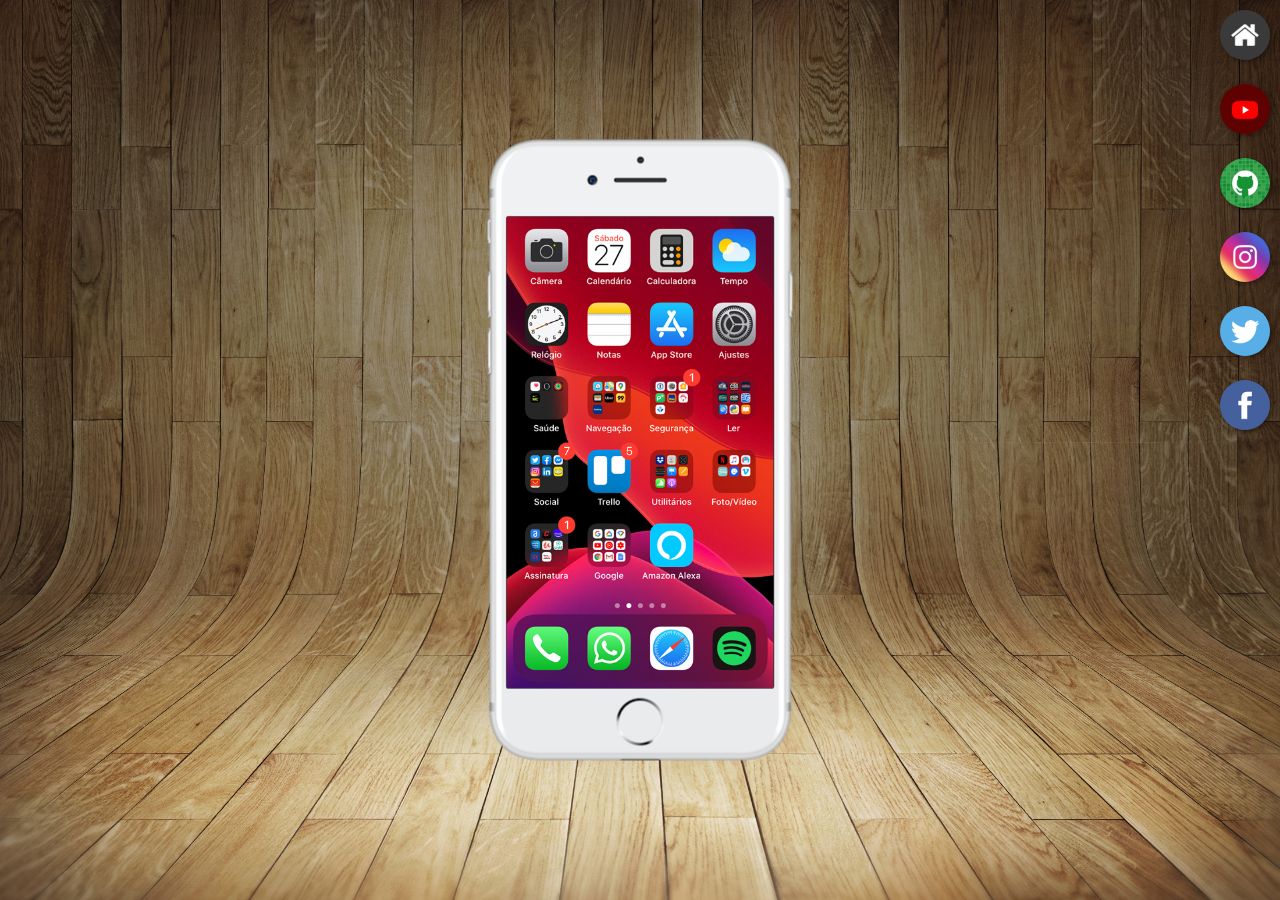
<file: index.html>
<!DOCTYPE html>
<html lang="pt-br">
<head>
    <meta charset="UTF-8">
    <meta name="viewport" content="width=device-width, initial-scale=1.0">
    <link rel="shortcut icon" href="favicon.ico" type="image/x-icon">
    <link rel="stylesheet" href="estilos/style.css">
    <title>Projetos Redes Sociais</title>
</head>
<body>
    <main>
        <section id="telefone">
            <iframe id="tela" name="tela" src="home.html" frameborder="0"> Navegador não é compativel com isso</iframe>

        </section>
        <section id="redes-sociais">
            <a href="home.html" target="tela"><img src="imagens/logo-home.jpg" alt="home"></a><br>
            <a href="youtube.html" target="tela"><img src="imagens/logo-youtube.jpg" alt="youtube"></a><br>
            <a href="github.html" target="tela"><img src="imagens/logo-github.jpg" alt="github"></a><br>
            <a href="instagram.html" target="tela"><img src="imagens/logo-instagram.jpg" alt="instagram"></a><br>
            <a href="twitter.html" target="tela"><img src="imagens/logo-twitter.jpg" alt="twitter"></a><br>
            <a href="facebook.html" target="tela"><img src="imagens/logo-facebook.jpg
                " alt="facebook"></a><br>
        </section>
    </main>
</body>
</html>
</file>
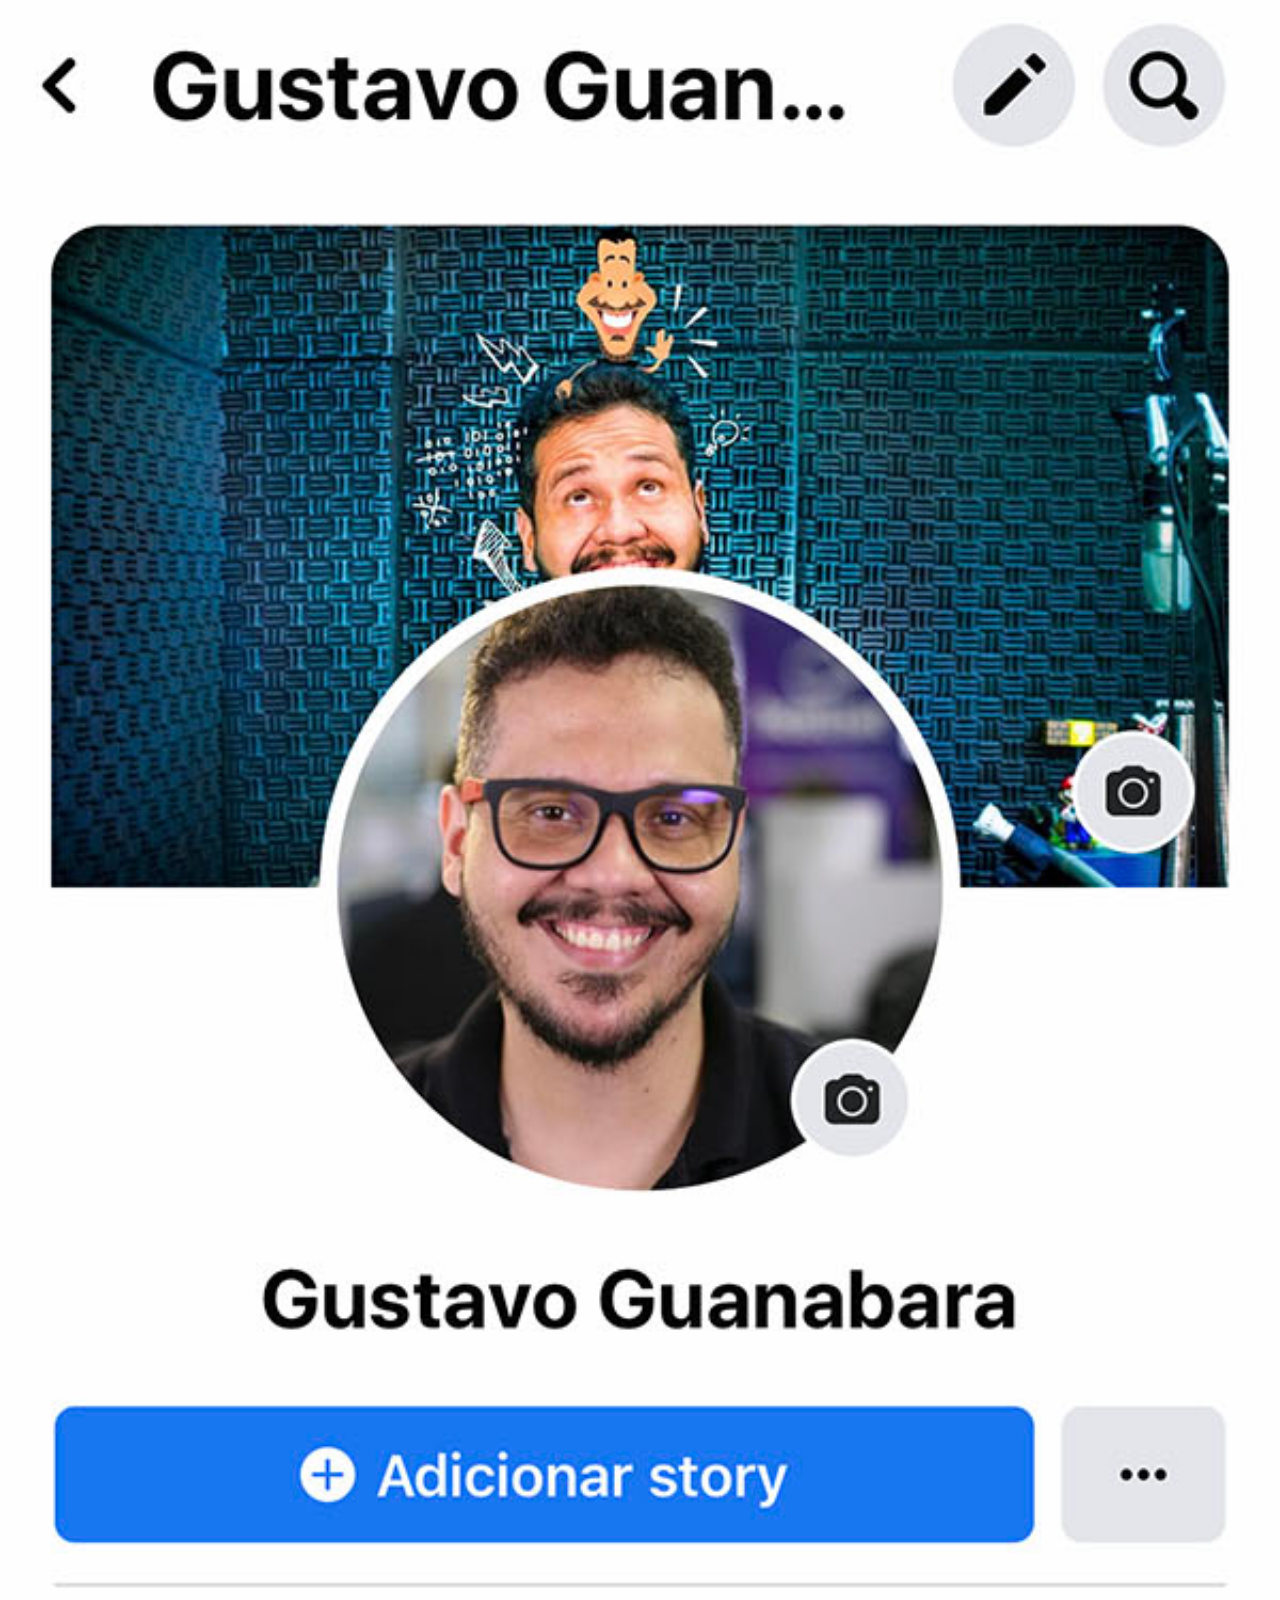
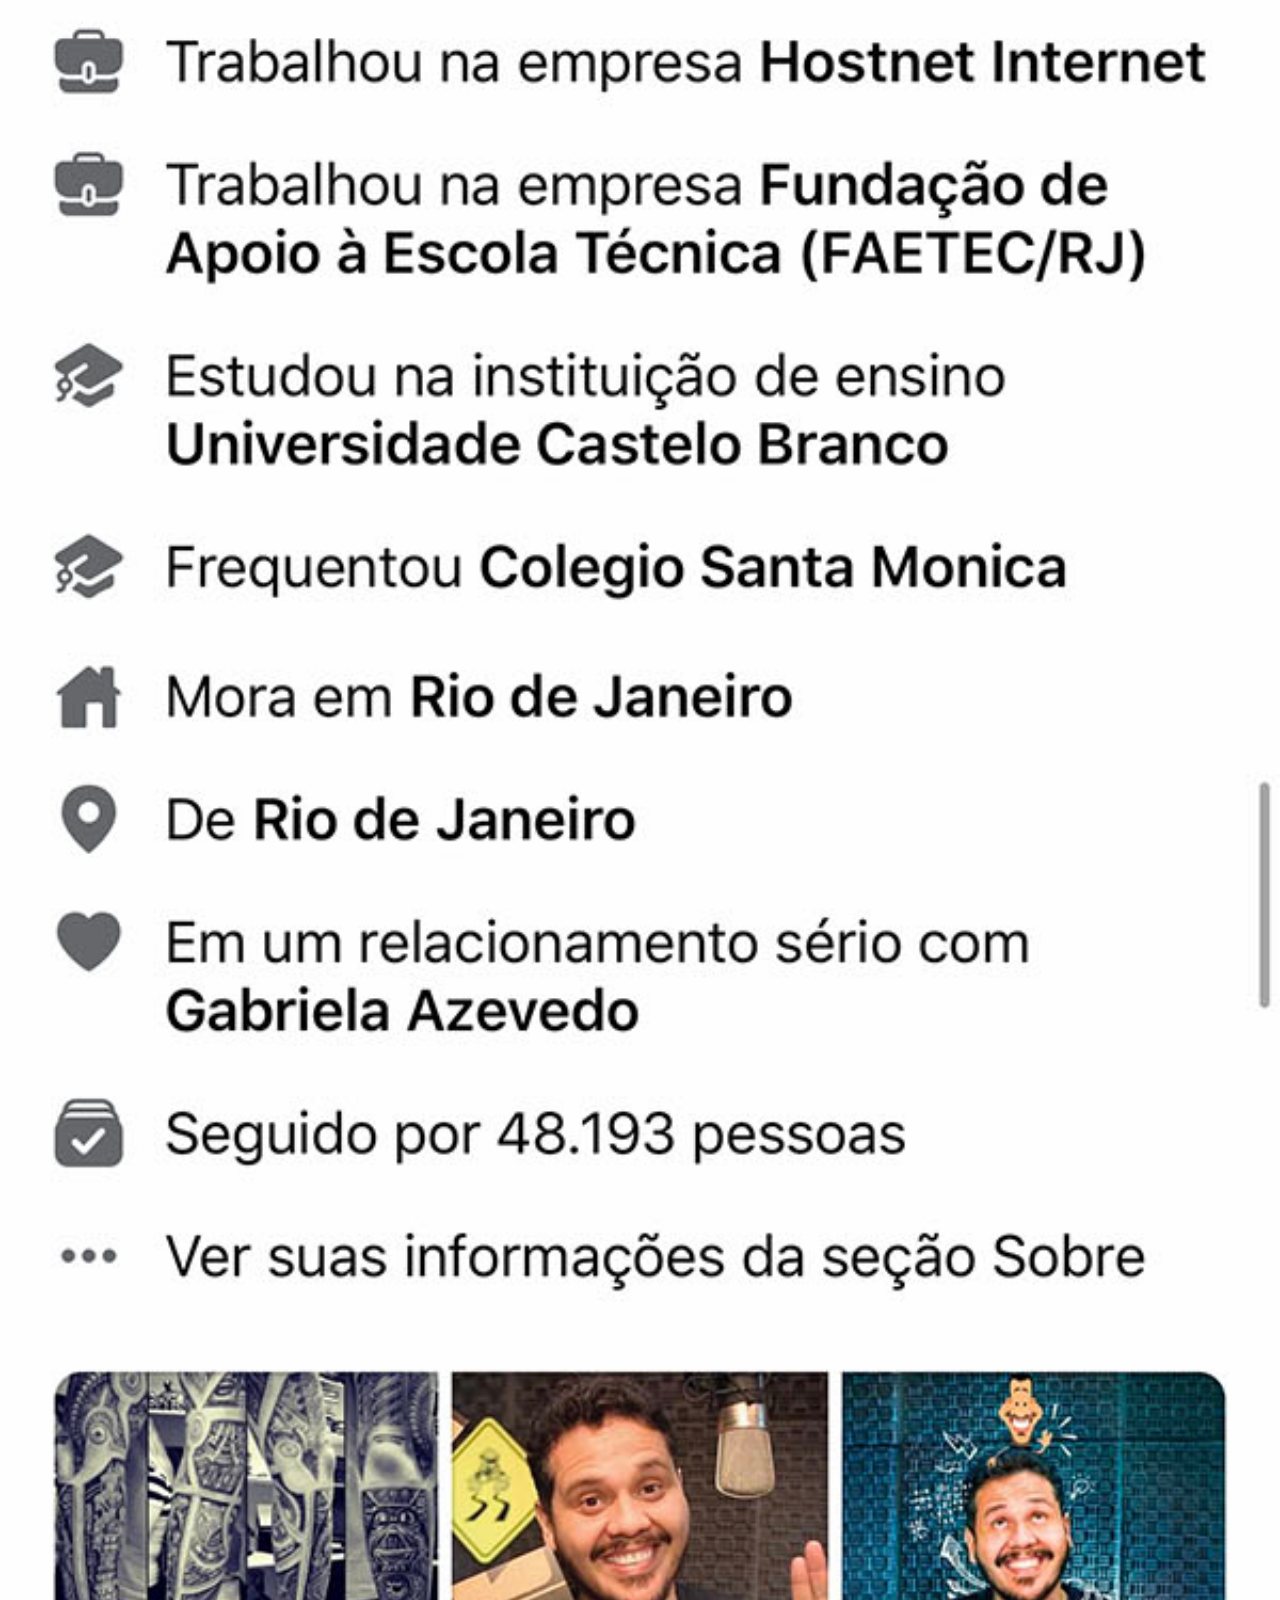
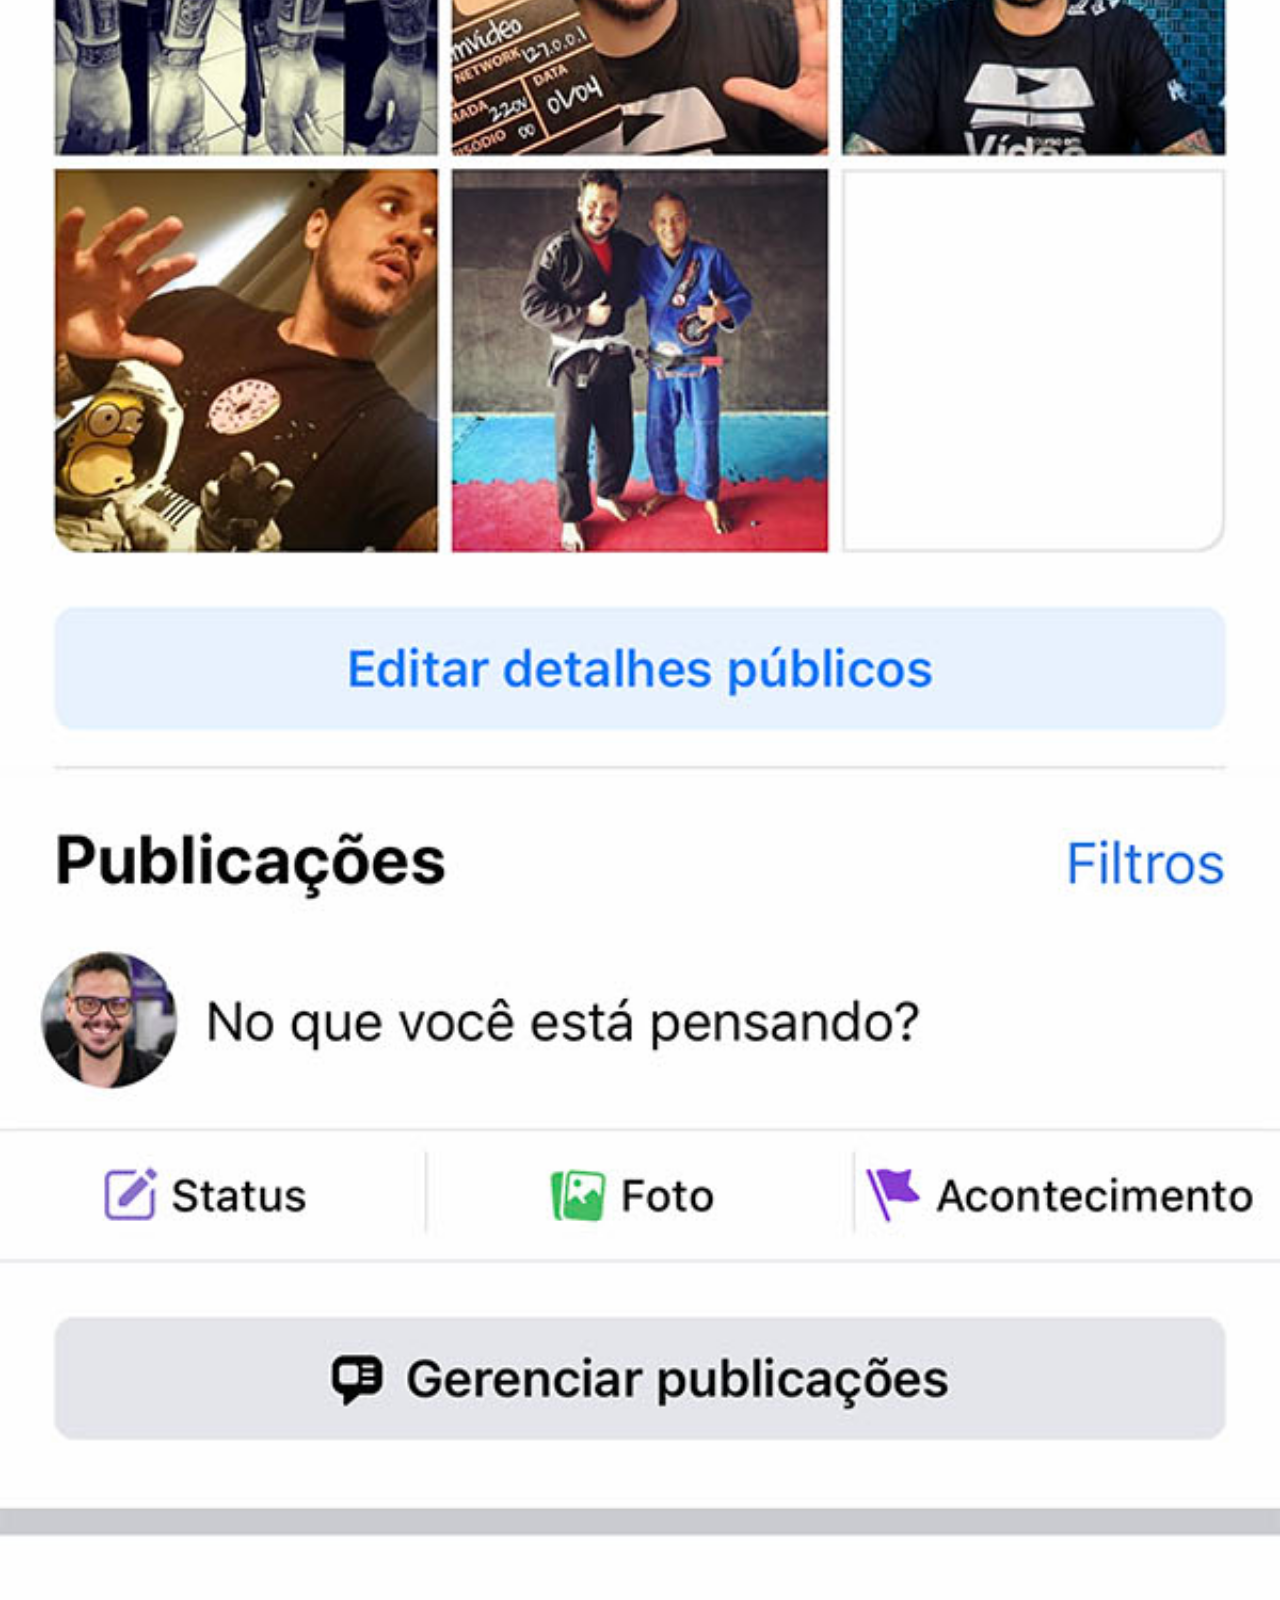
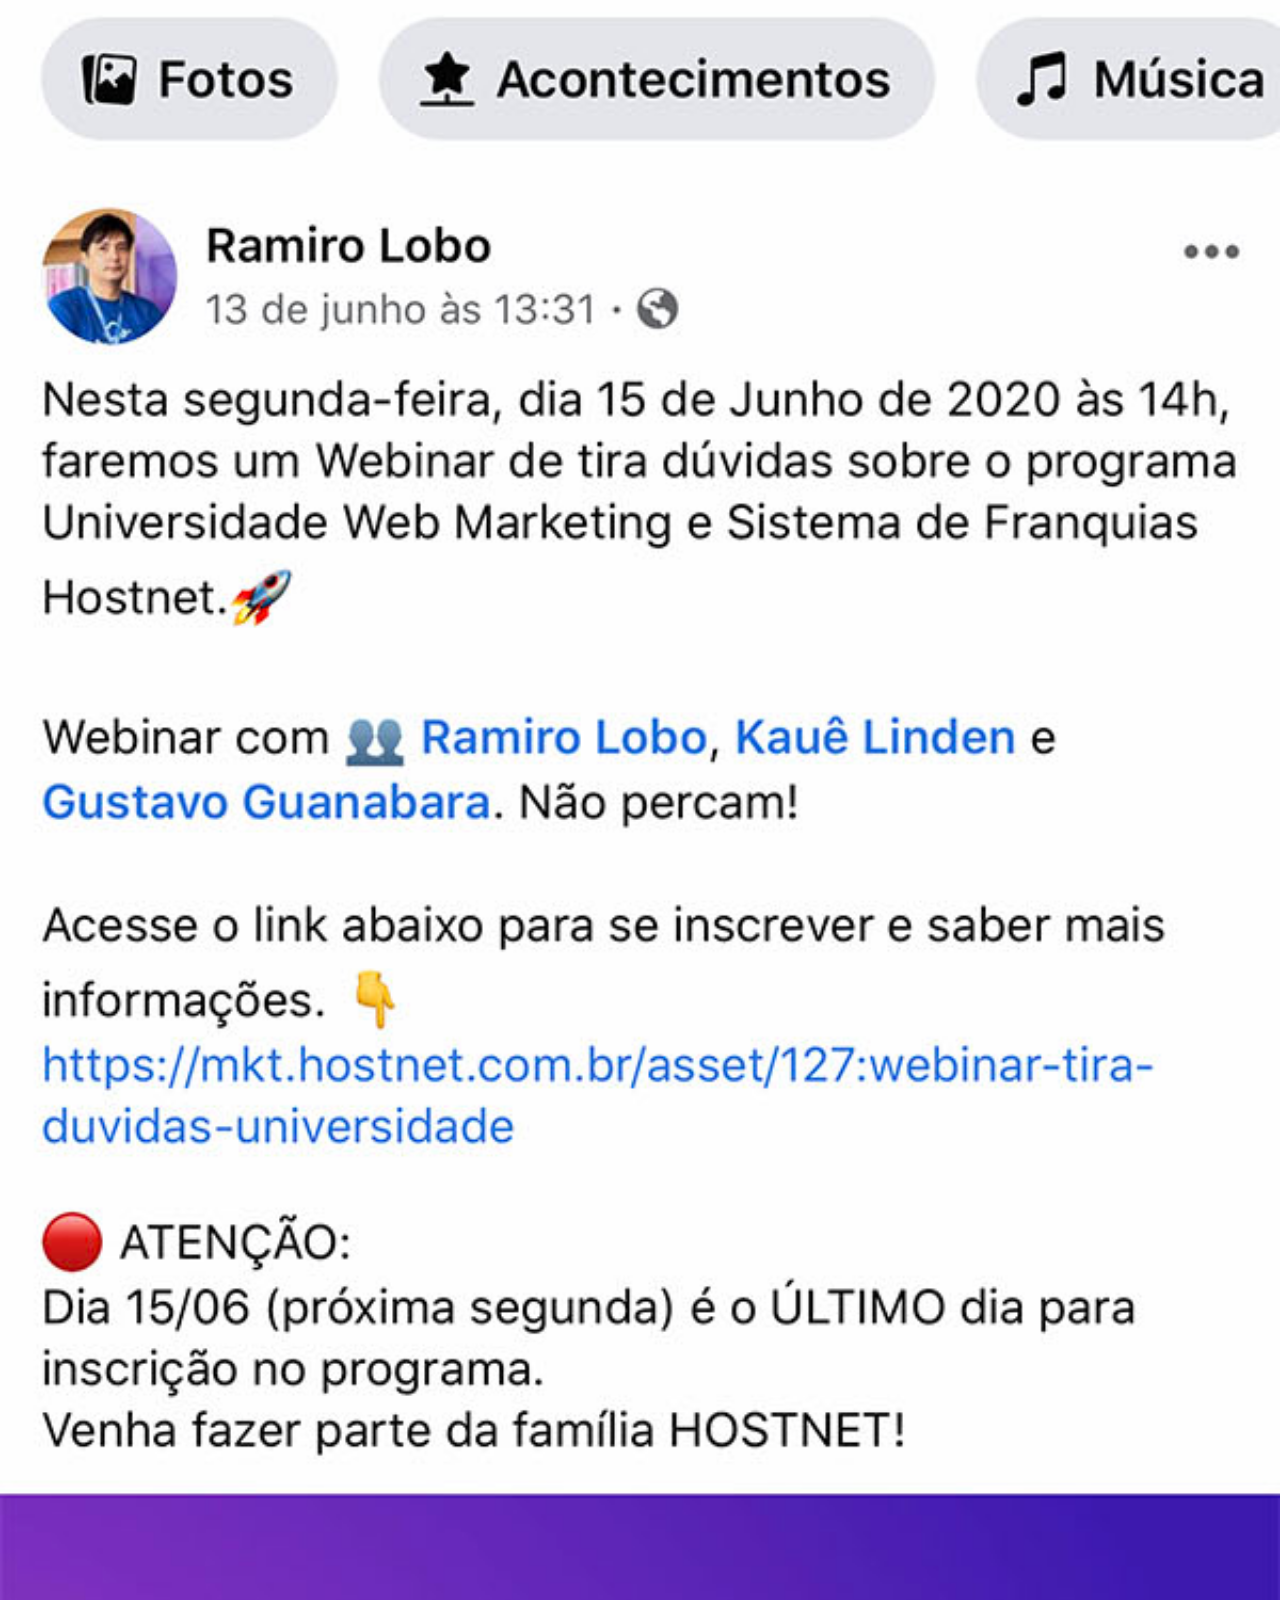
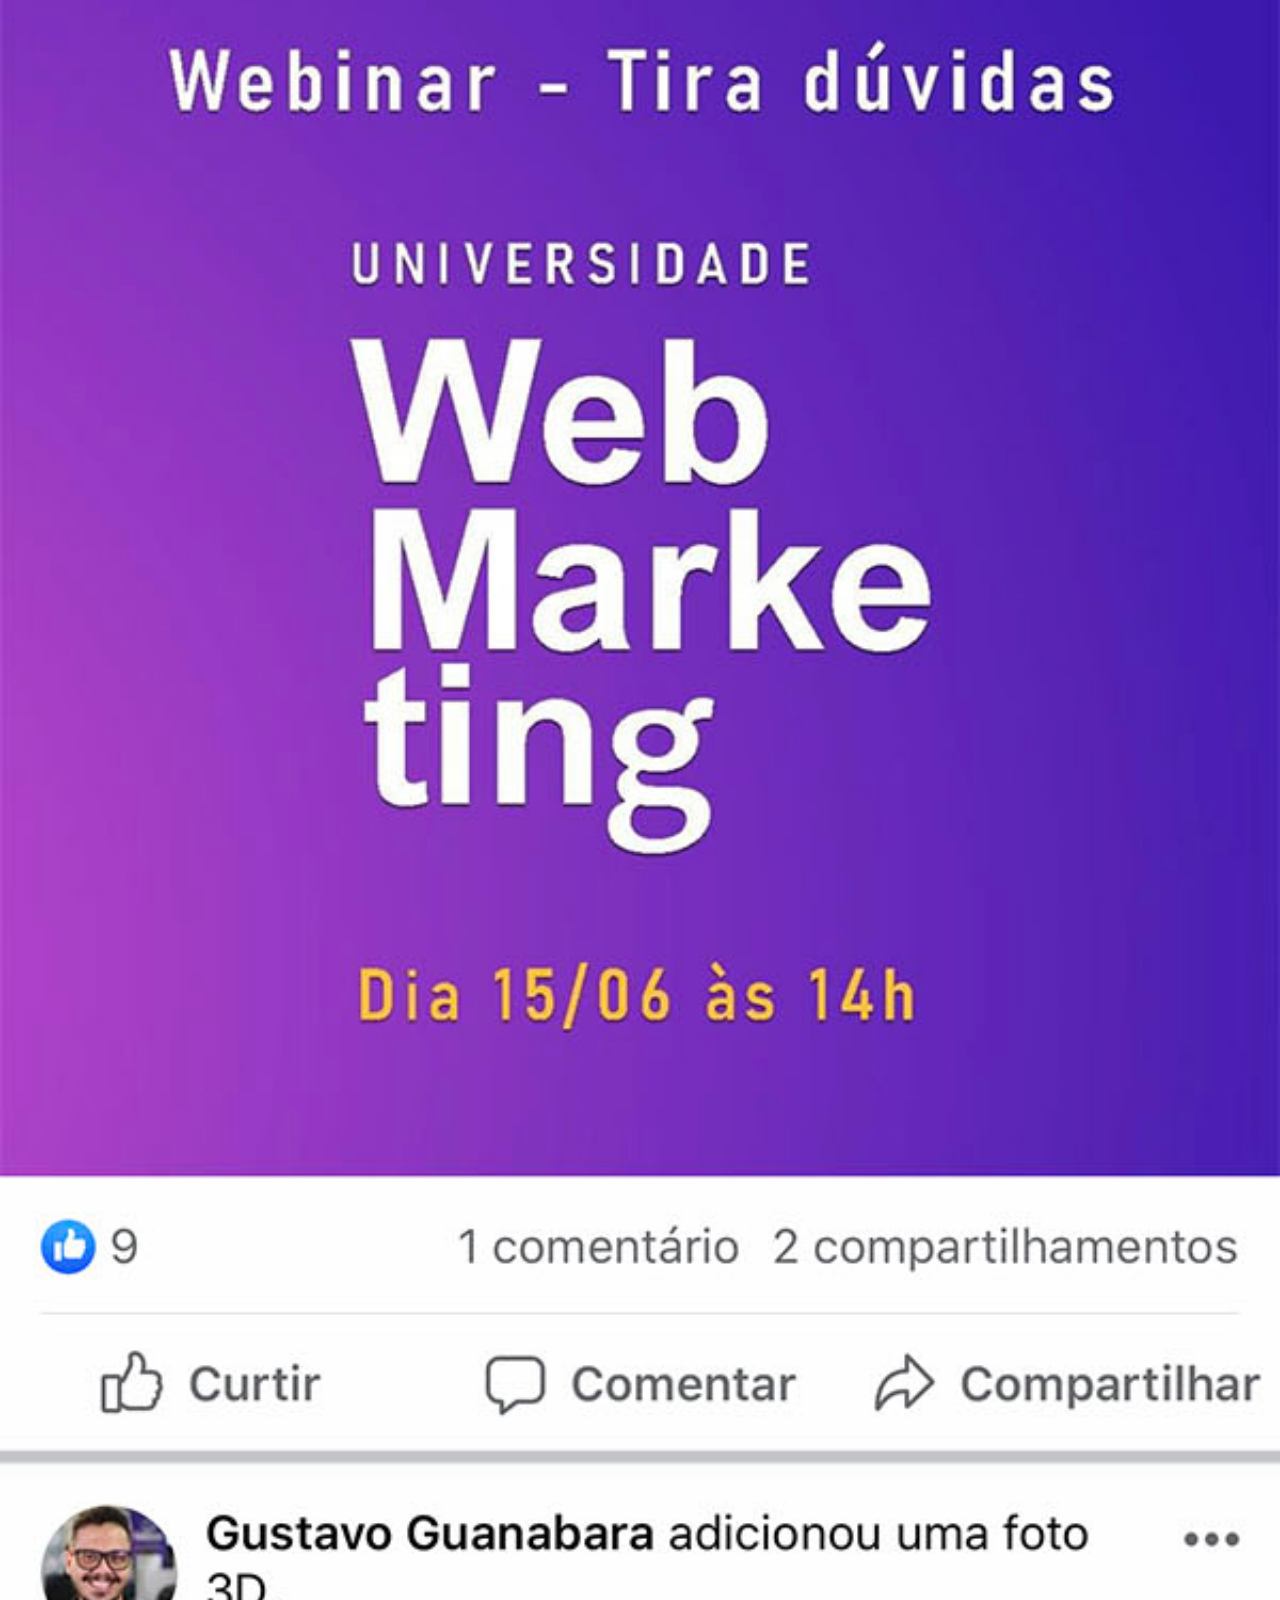
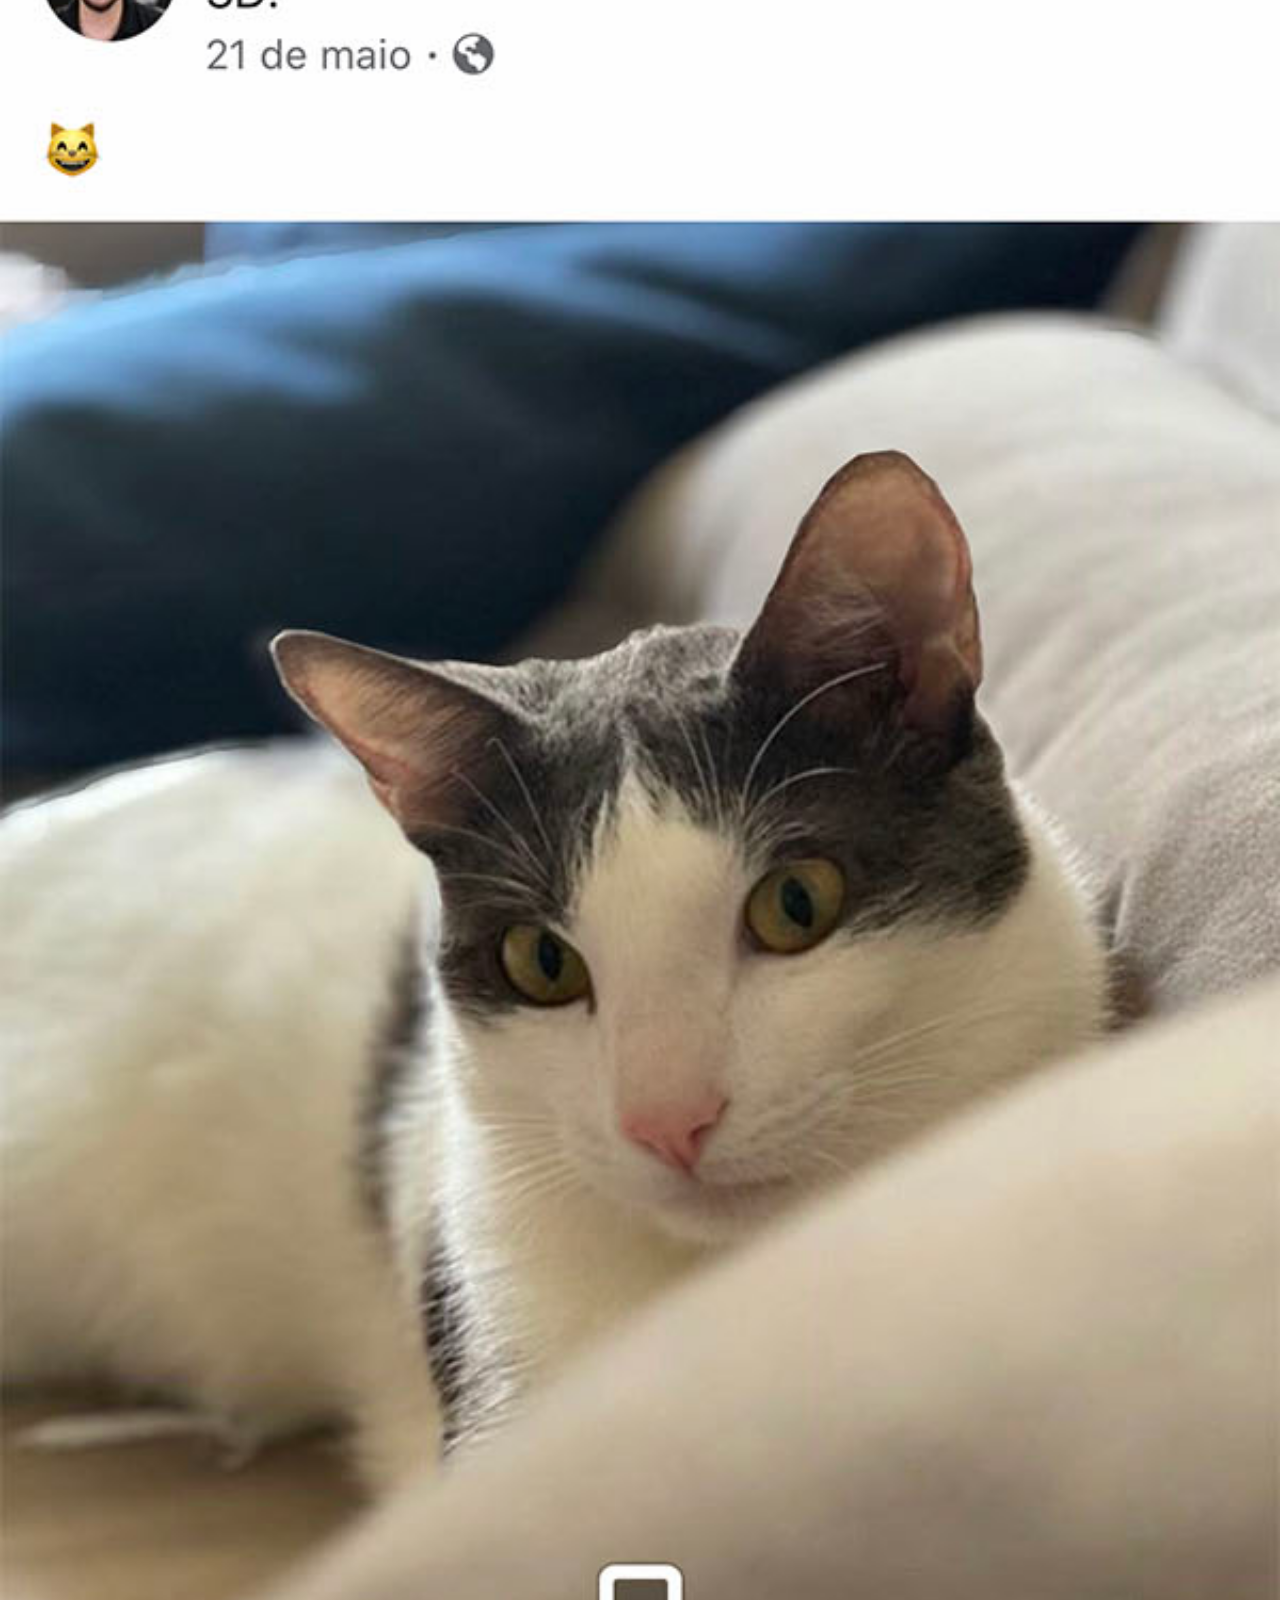
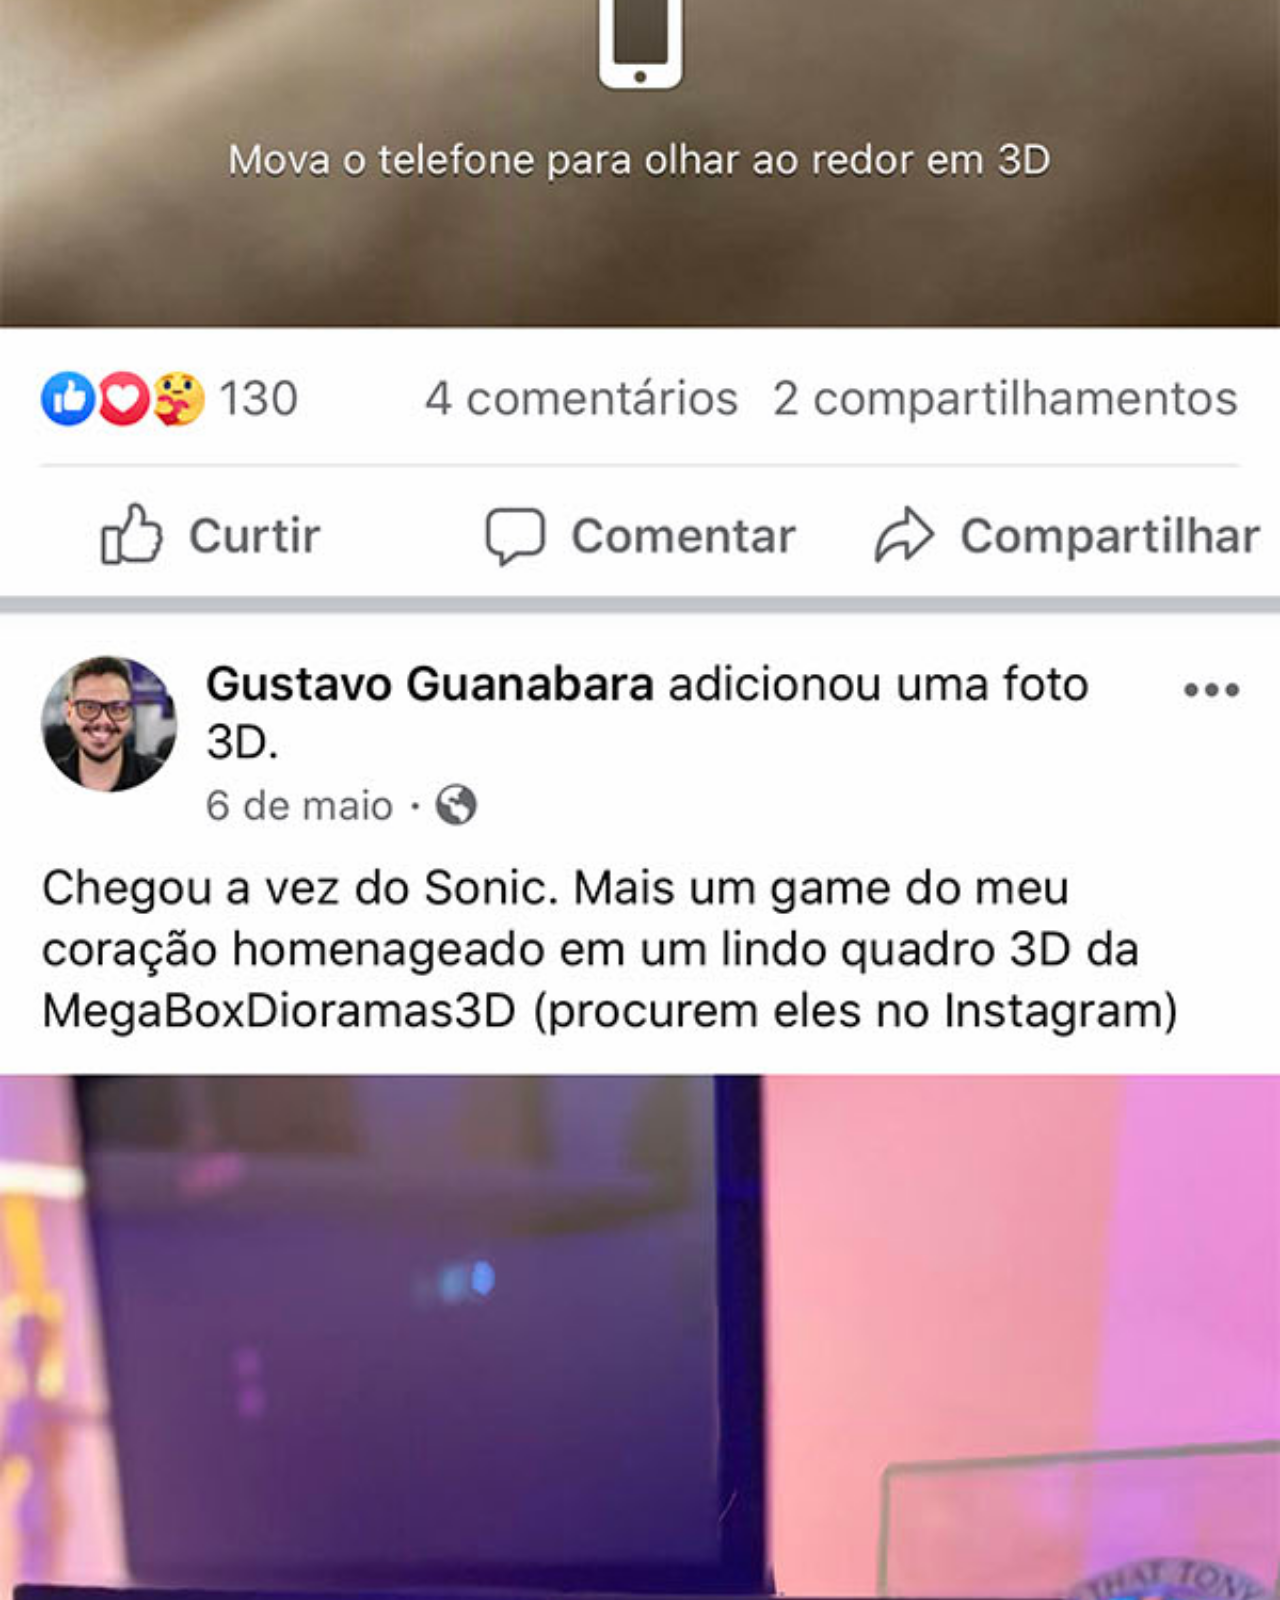
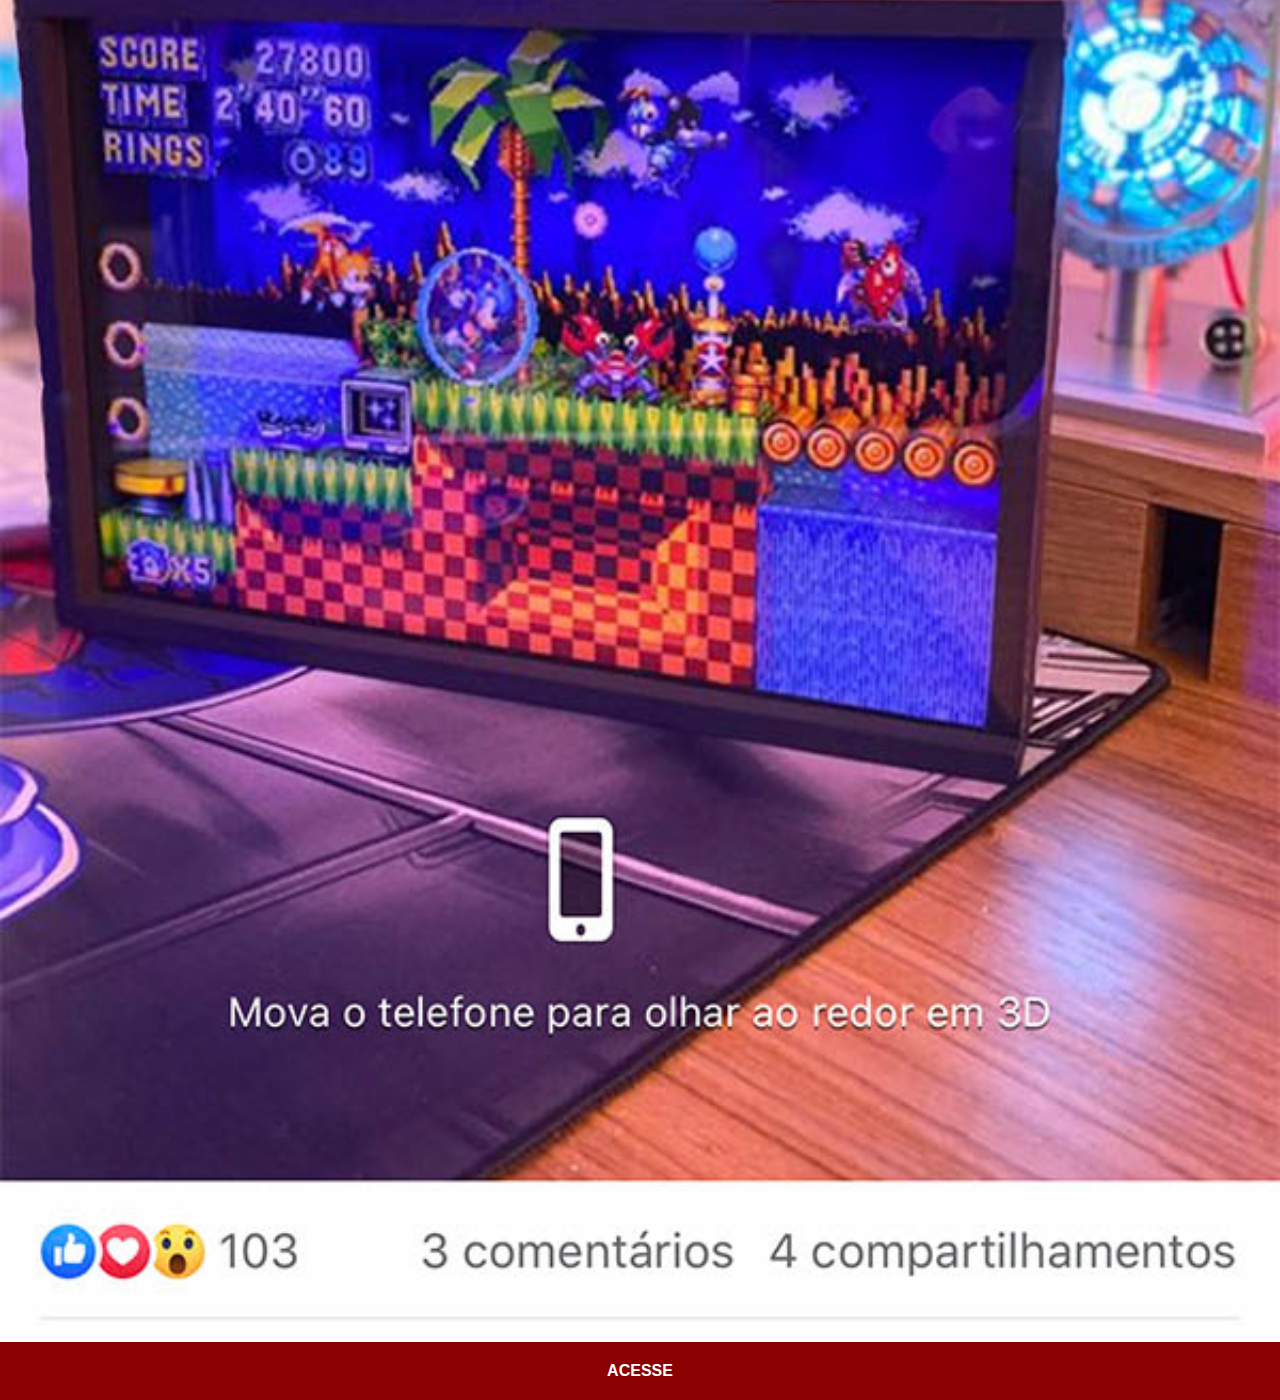
<file: facebook.html>
<!DOCTYPE html>
<html lang="pt-br">
<head>
    <meta charset="UTF-8">
    <meta name="viewport" content="width=device-width, initial-scale=1.0">
    <title>Facebook</title>
    <link rel="stylesheet" href="estilos/social.css">
</head>
<body>
    <img src="imagens/tela-facebook.jpg" alt="Facebook">
    <a href="https://web.facebook.com/CursosEmVideo/?_rdc=1&_rdr" target="_blank">ACESSE</a>
</body>
</html>
</file>
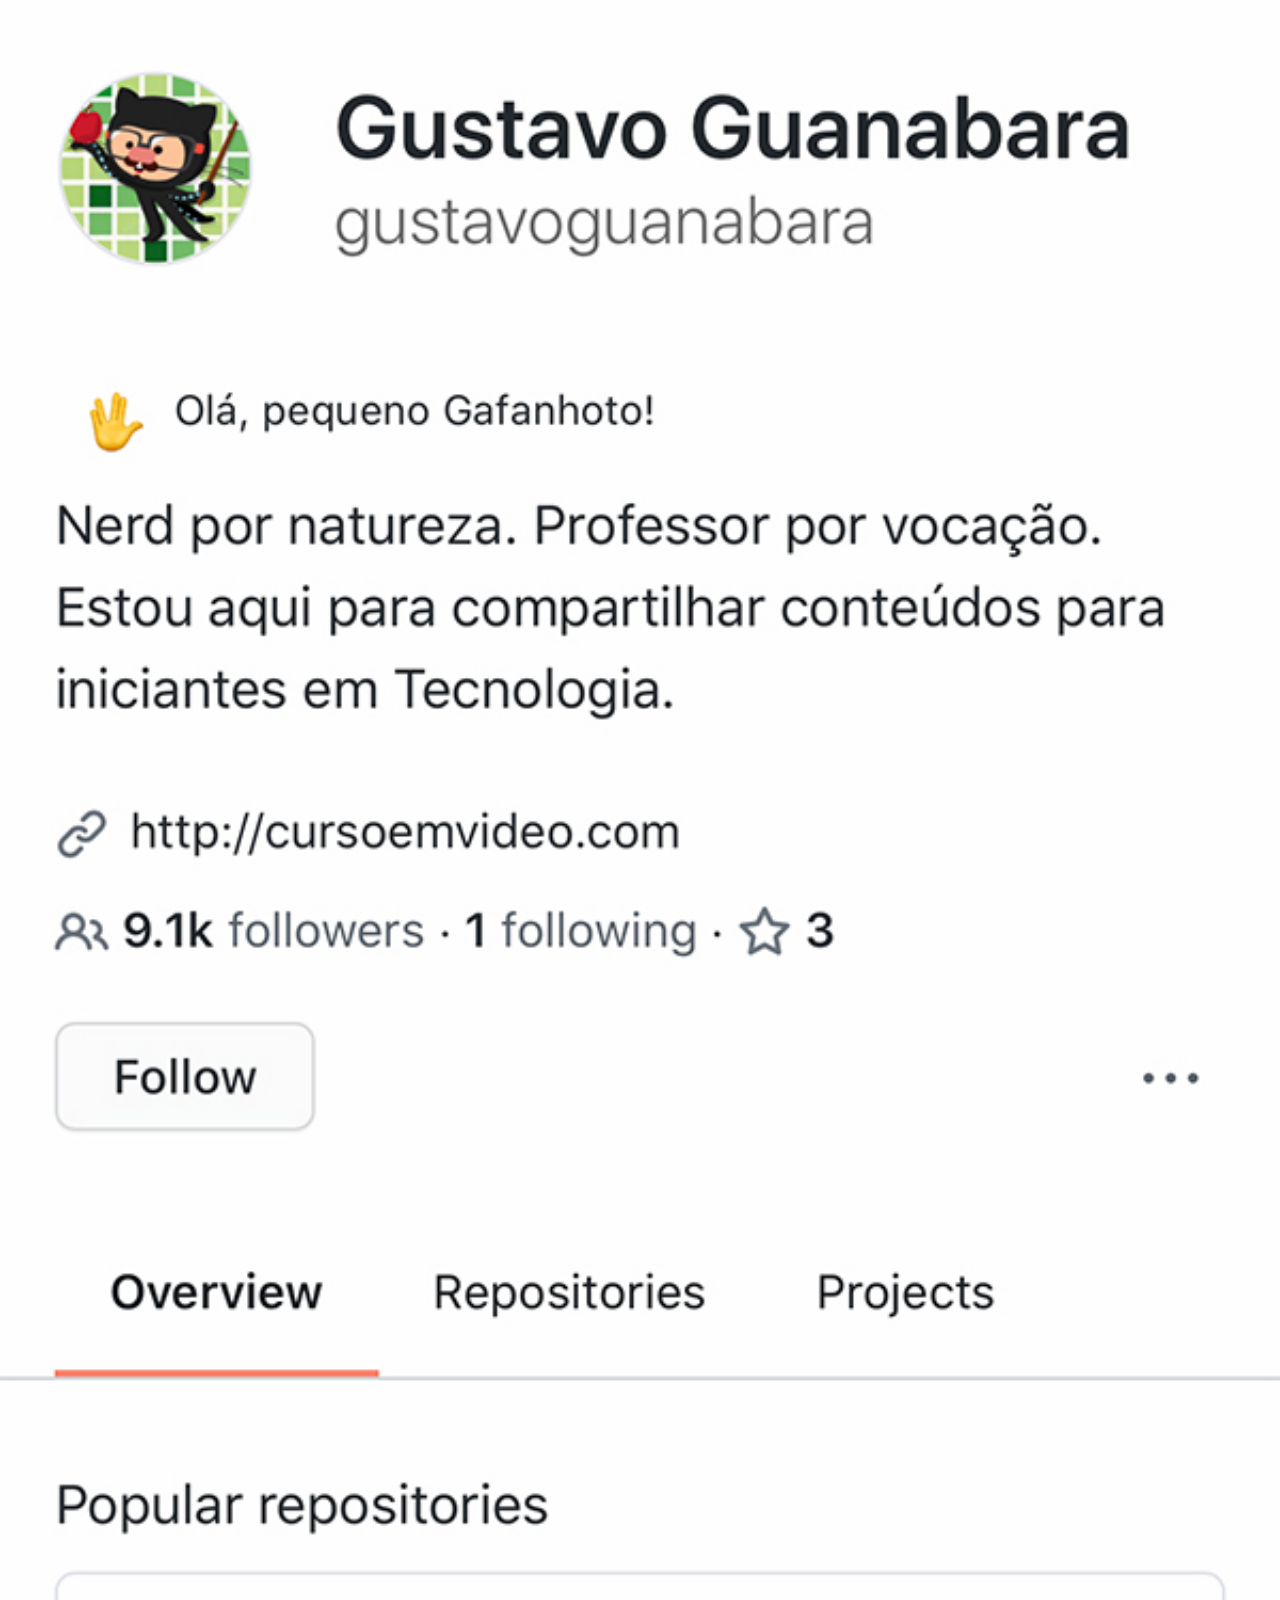
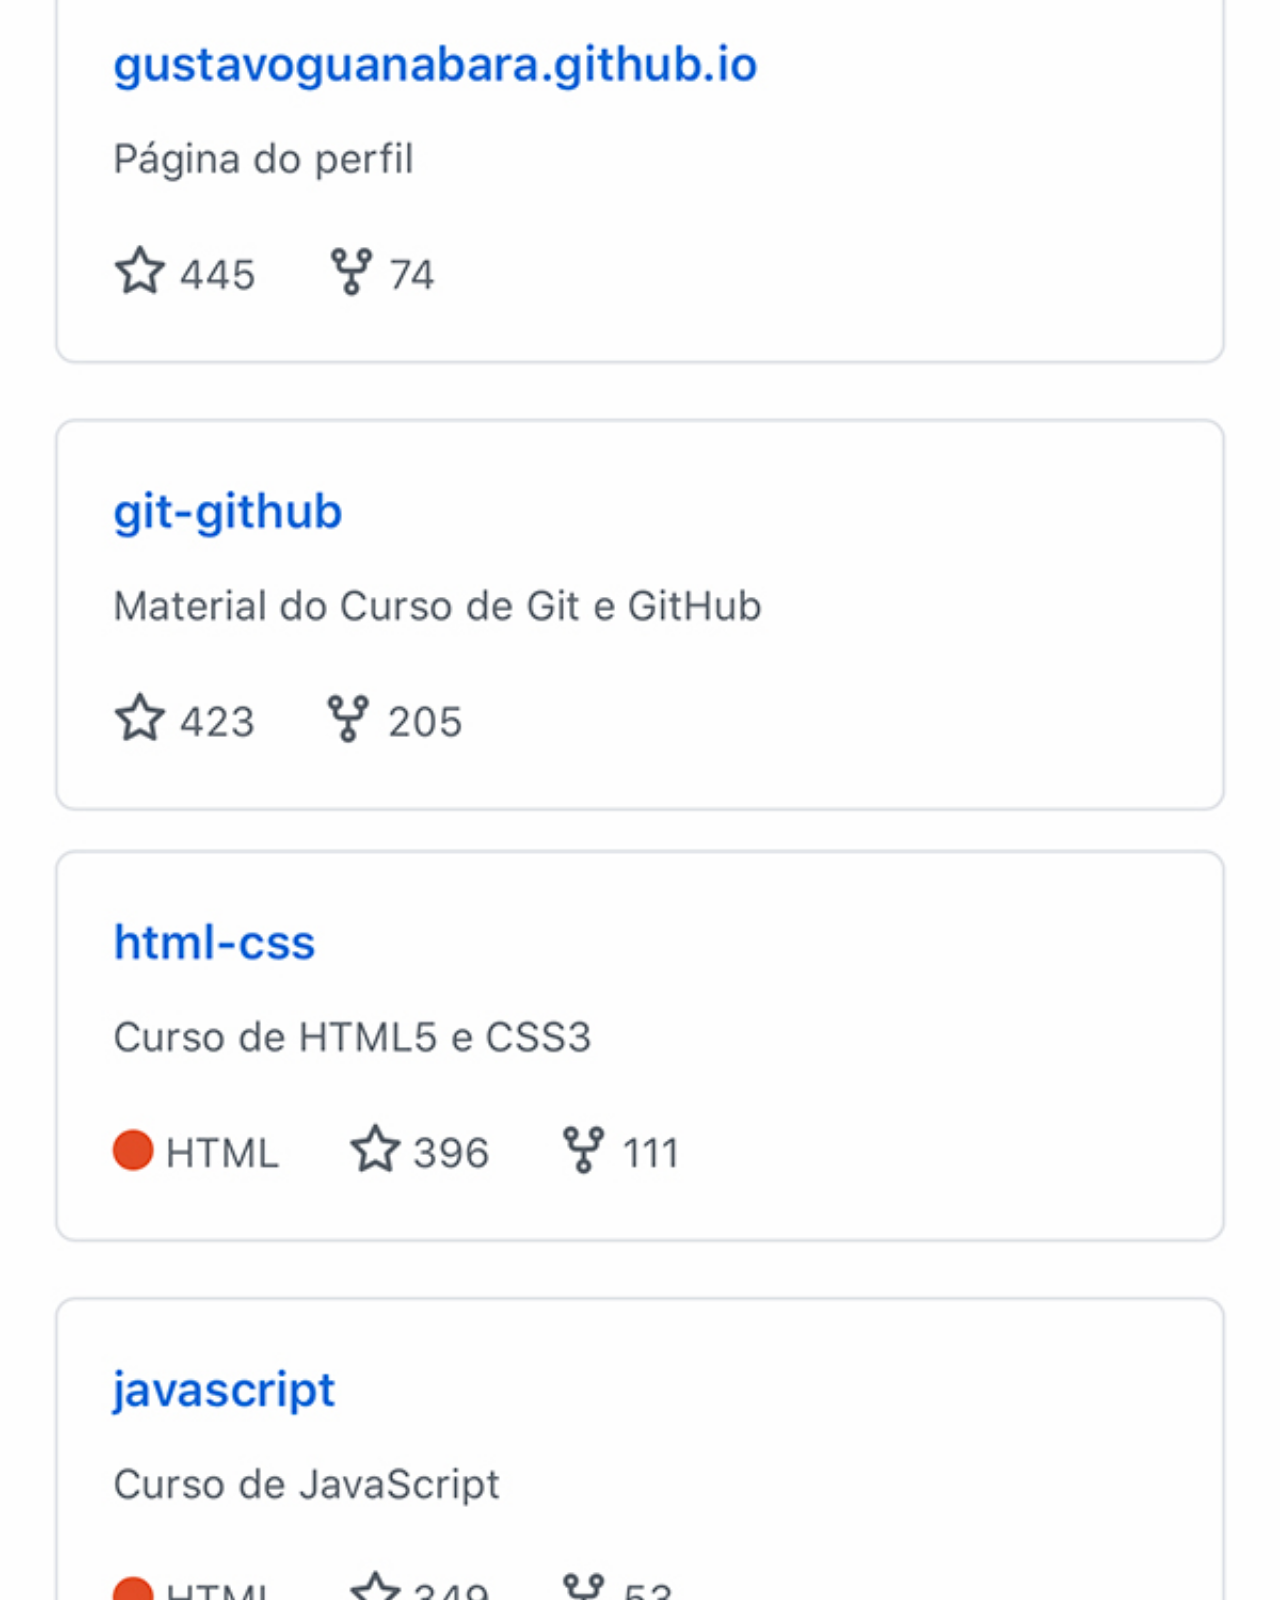
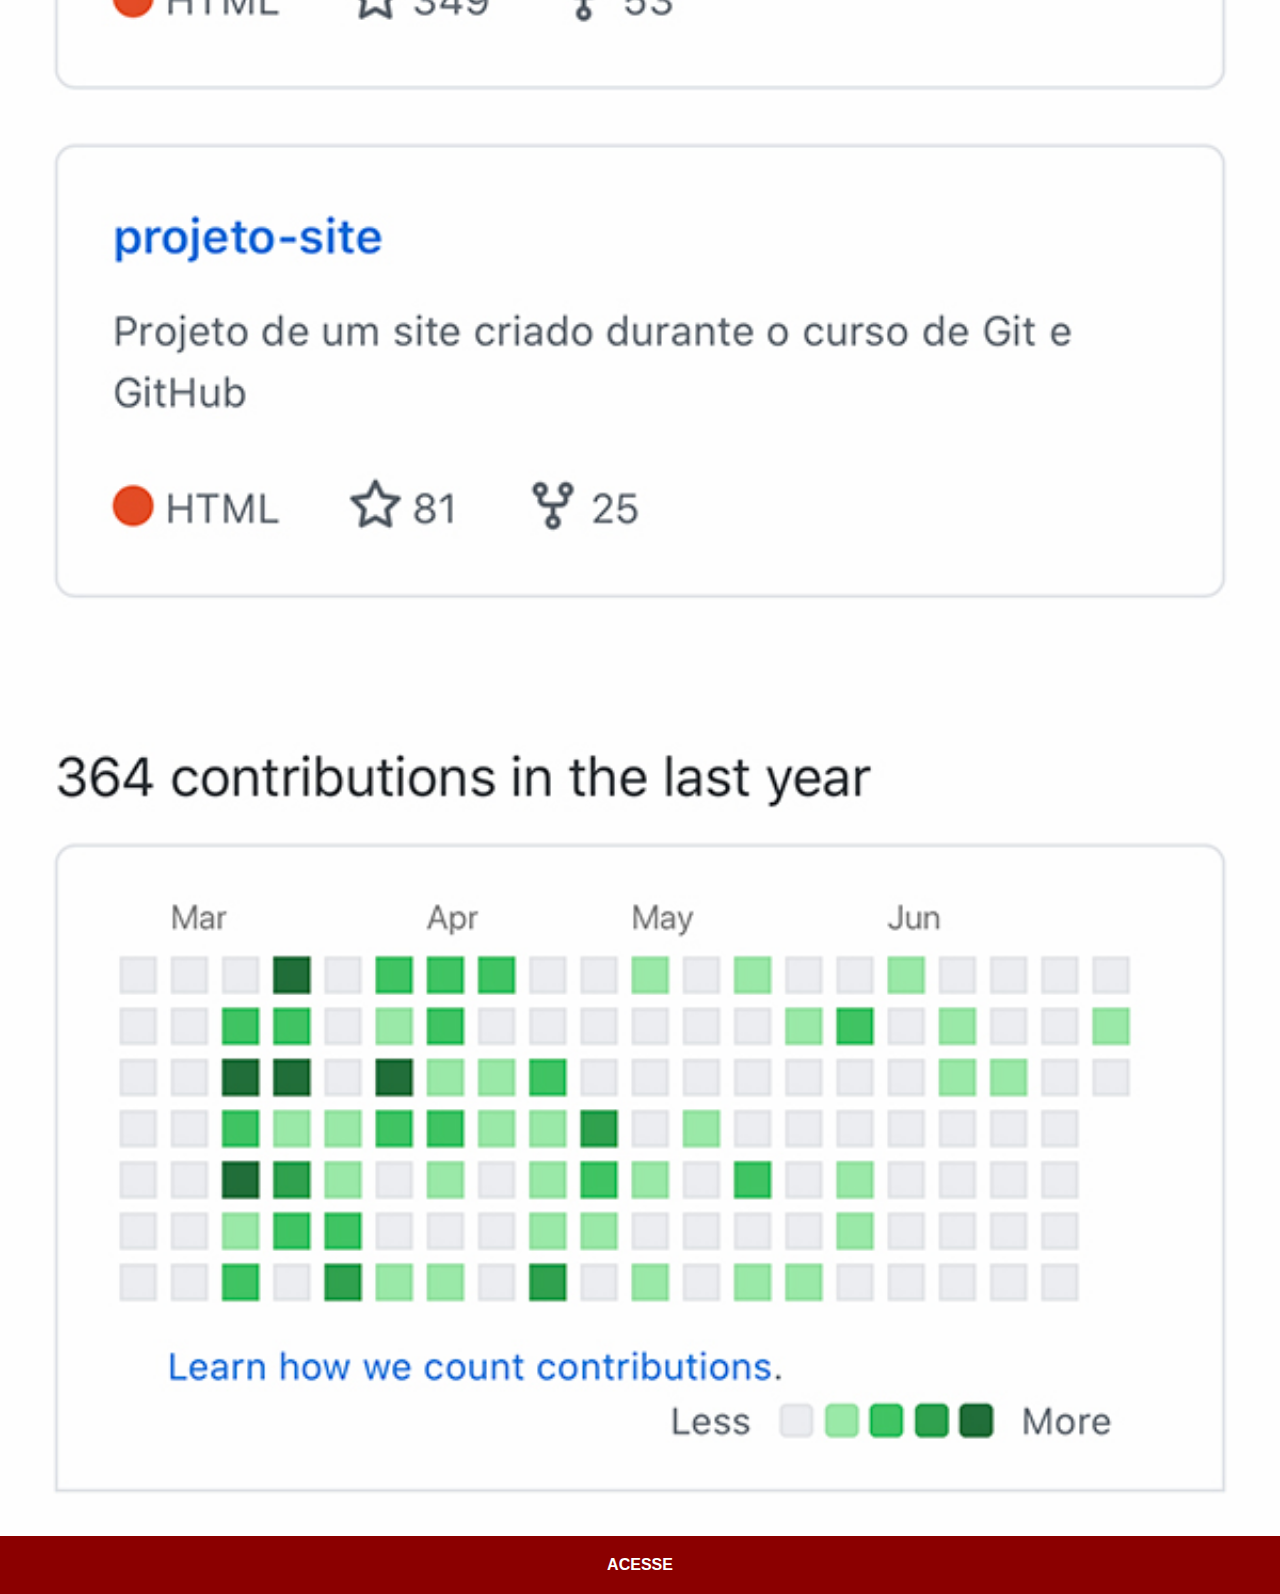
<file: github.html>
<!DOCTYPE html>
<html lang="pt-br">
<head>
    <meta charset="UTF-8">
    <meta name="viewport" content="width=device-width, initial-scale=1.0">
    <title>GitHub</title>
    <link rel="stylesheet" href="estilos/social.css">
</head>
<body>
    <img src="imagens/tela-github.jpg" alt="GitHub">
    <a href="https://github.com/gustavoguanabara" target="_blank">ACESSE</a>
</body>
</html>
</file>
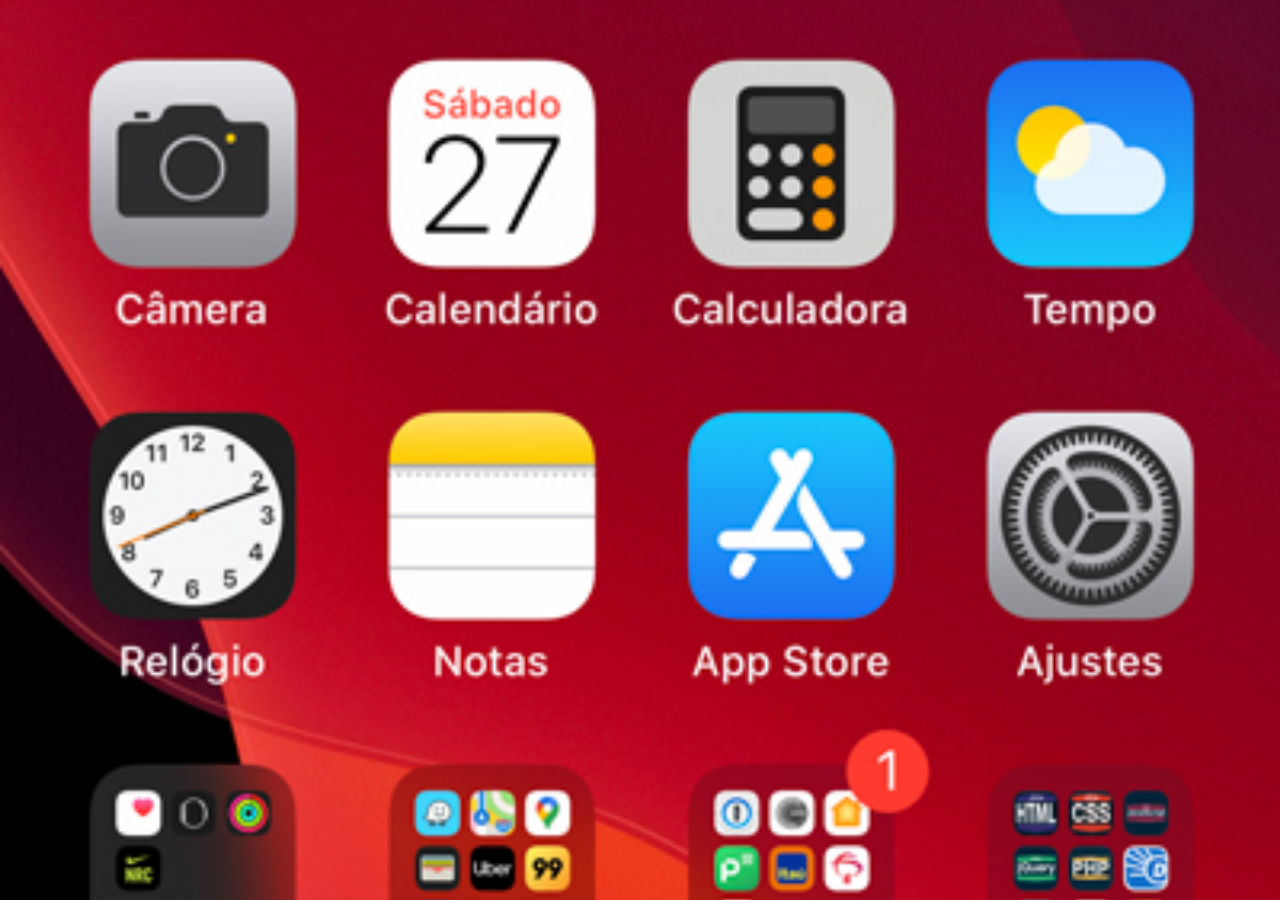
<file: home.html>
<!DOCTYPE html>
<html lang="pt-br">
<head>
    <meta charset="UTF-8">
    <meta name="viewport" content="width=device-width, initial-scale=1.0">
    <title>home</title>
</head>
<body>
    <style>
        *{
            margin: 0px;
            padding: 0px;

        }

        body{
            width: 100vw;
            height: 100vh;
            background: black url(imagens/tela-home.jpg) no-repeat top center;
            background-size: cover;
        }
    </style>
</body>
</html>
</file>
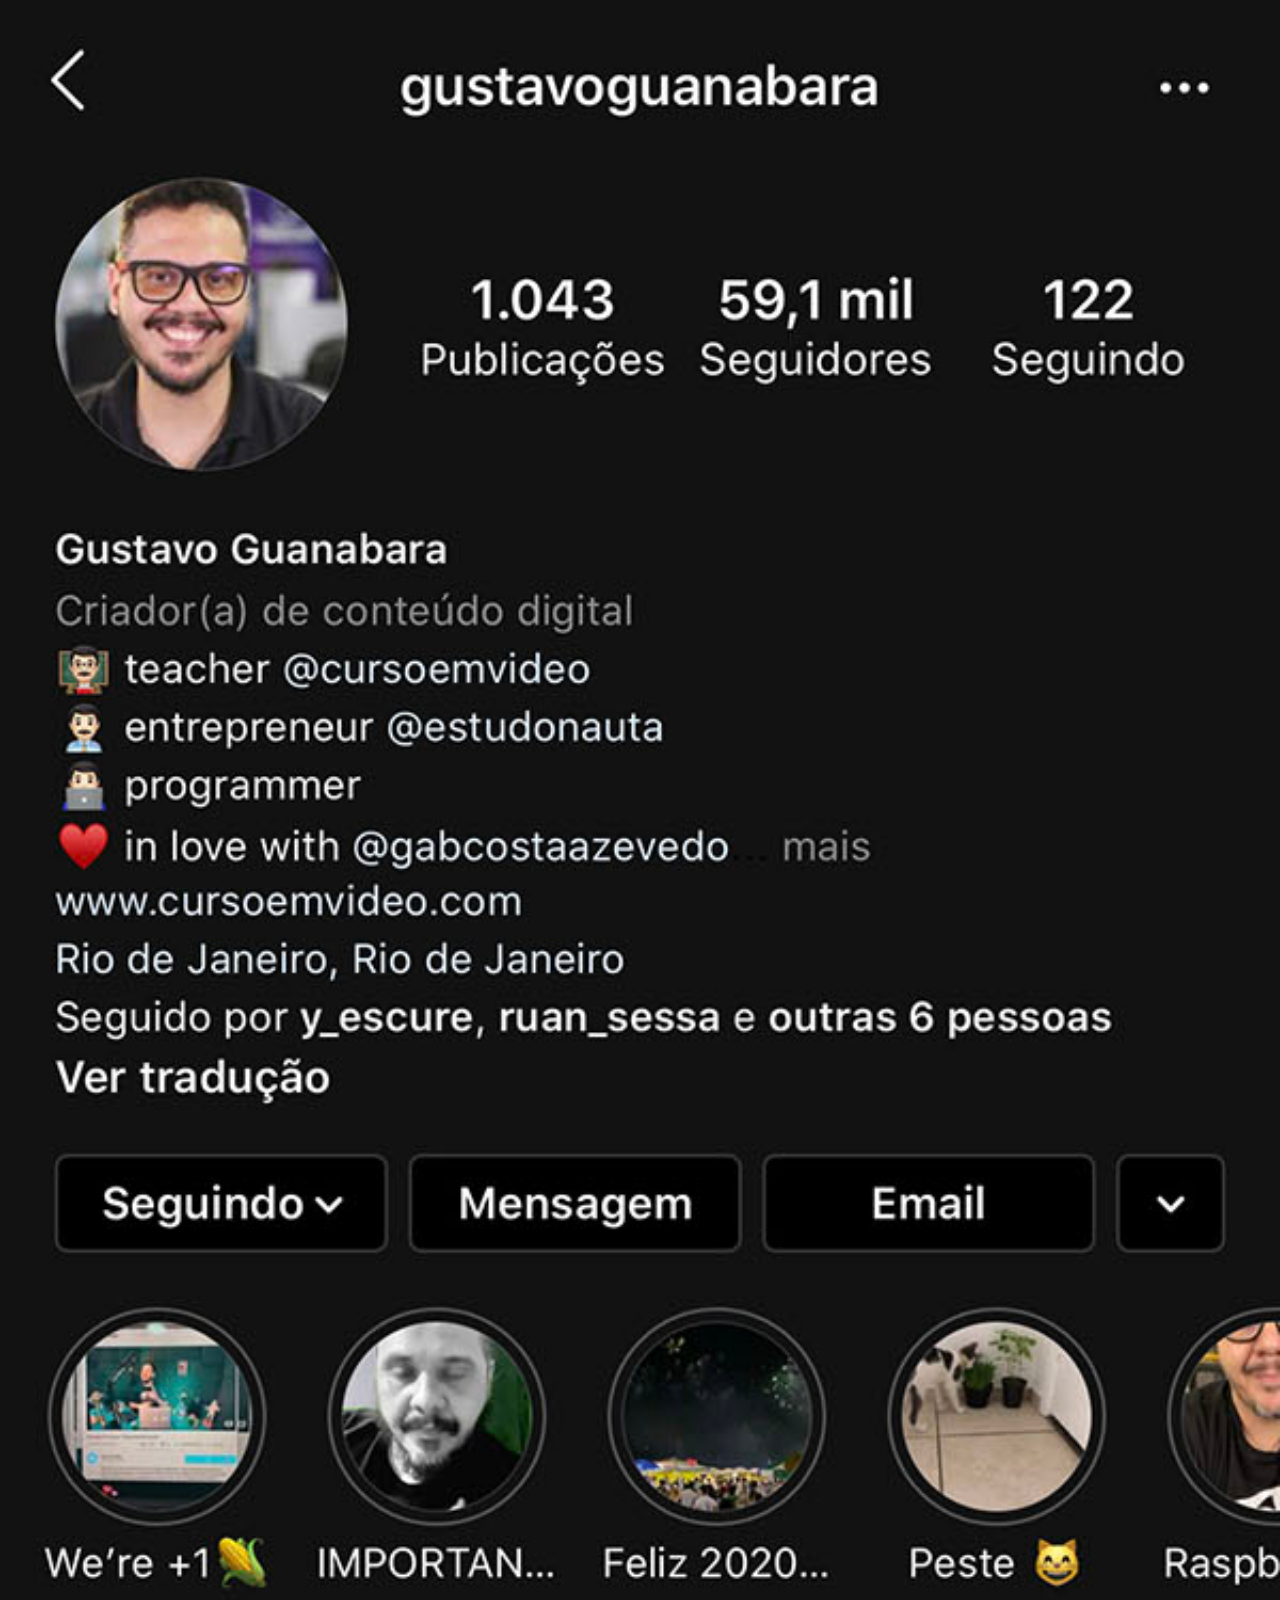
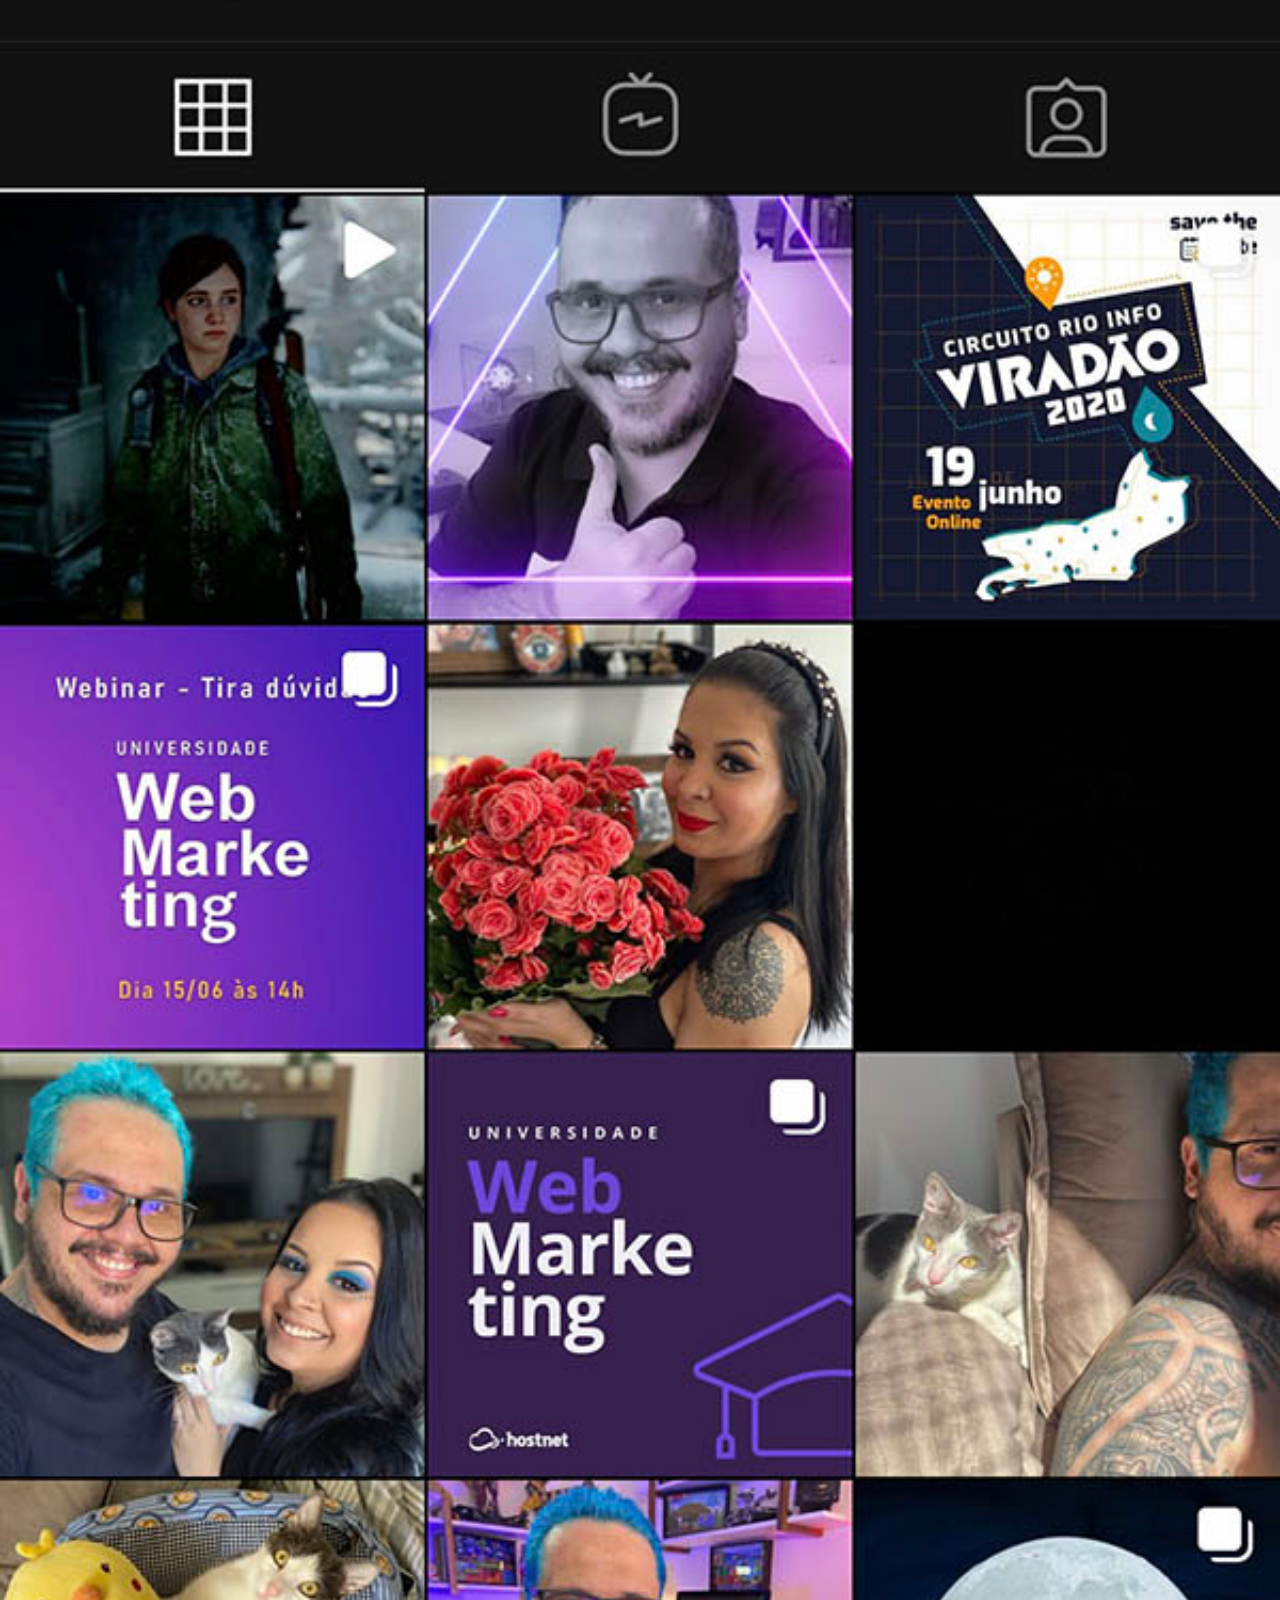
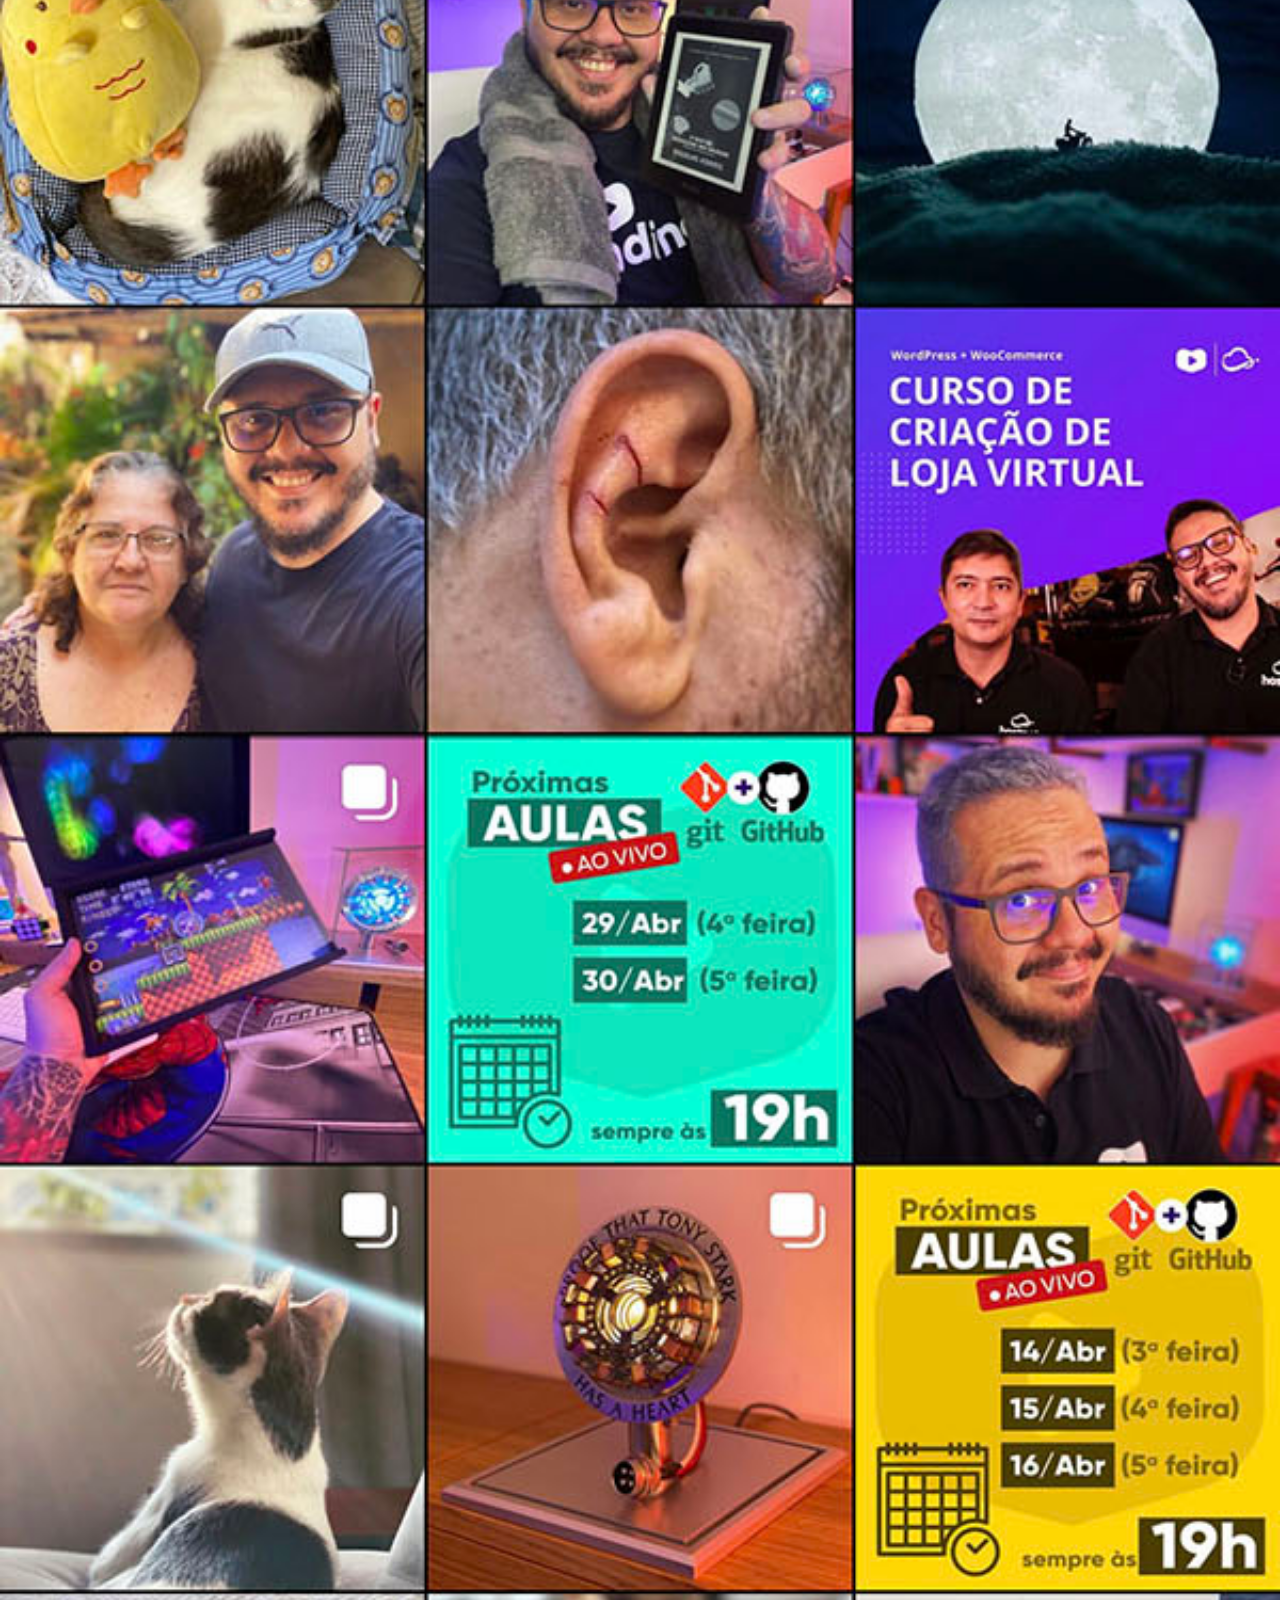
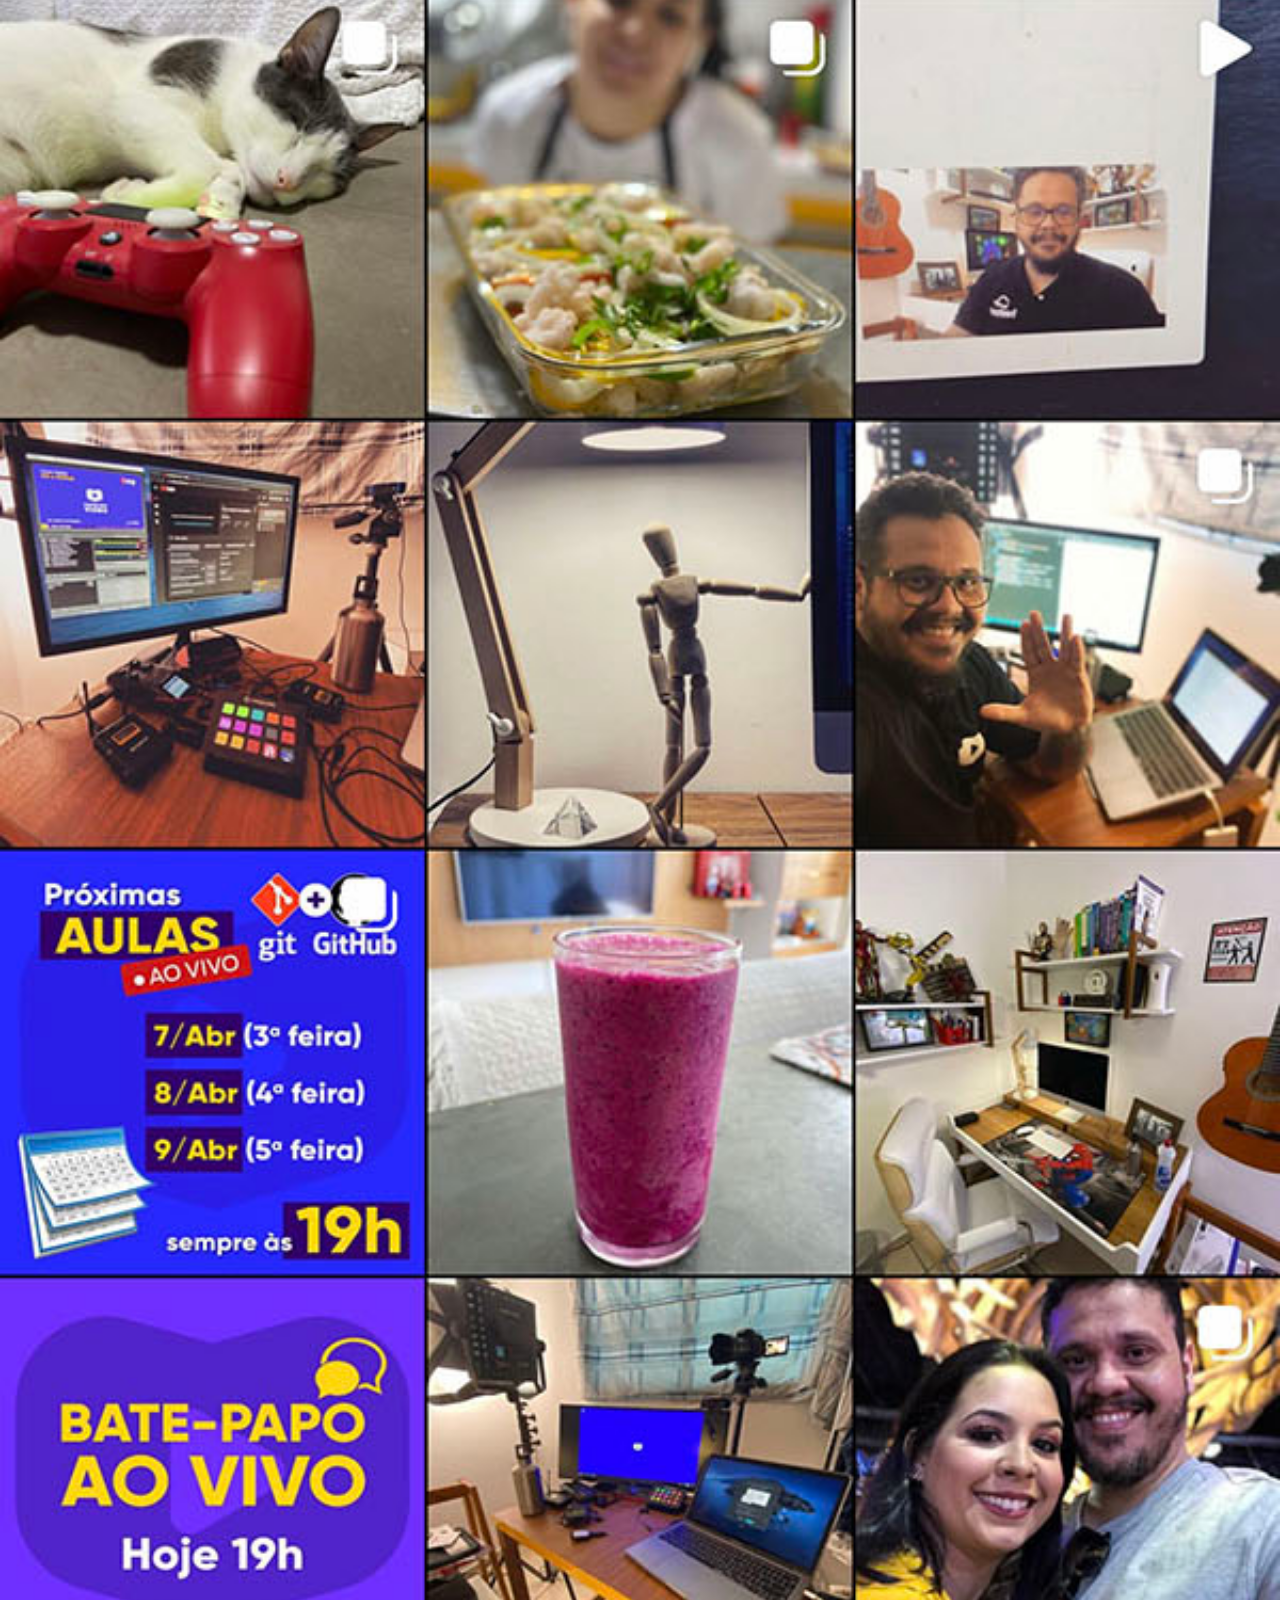
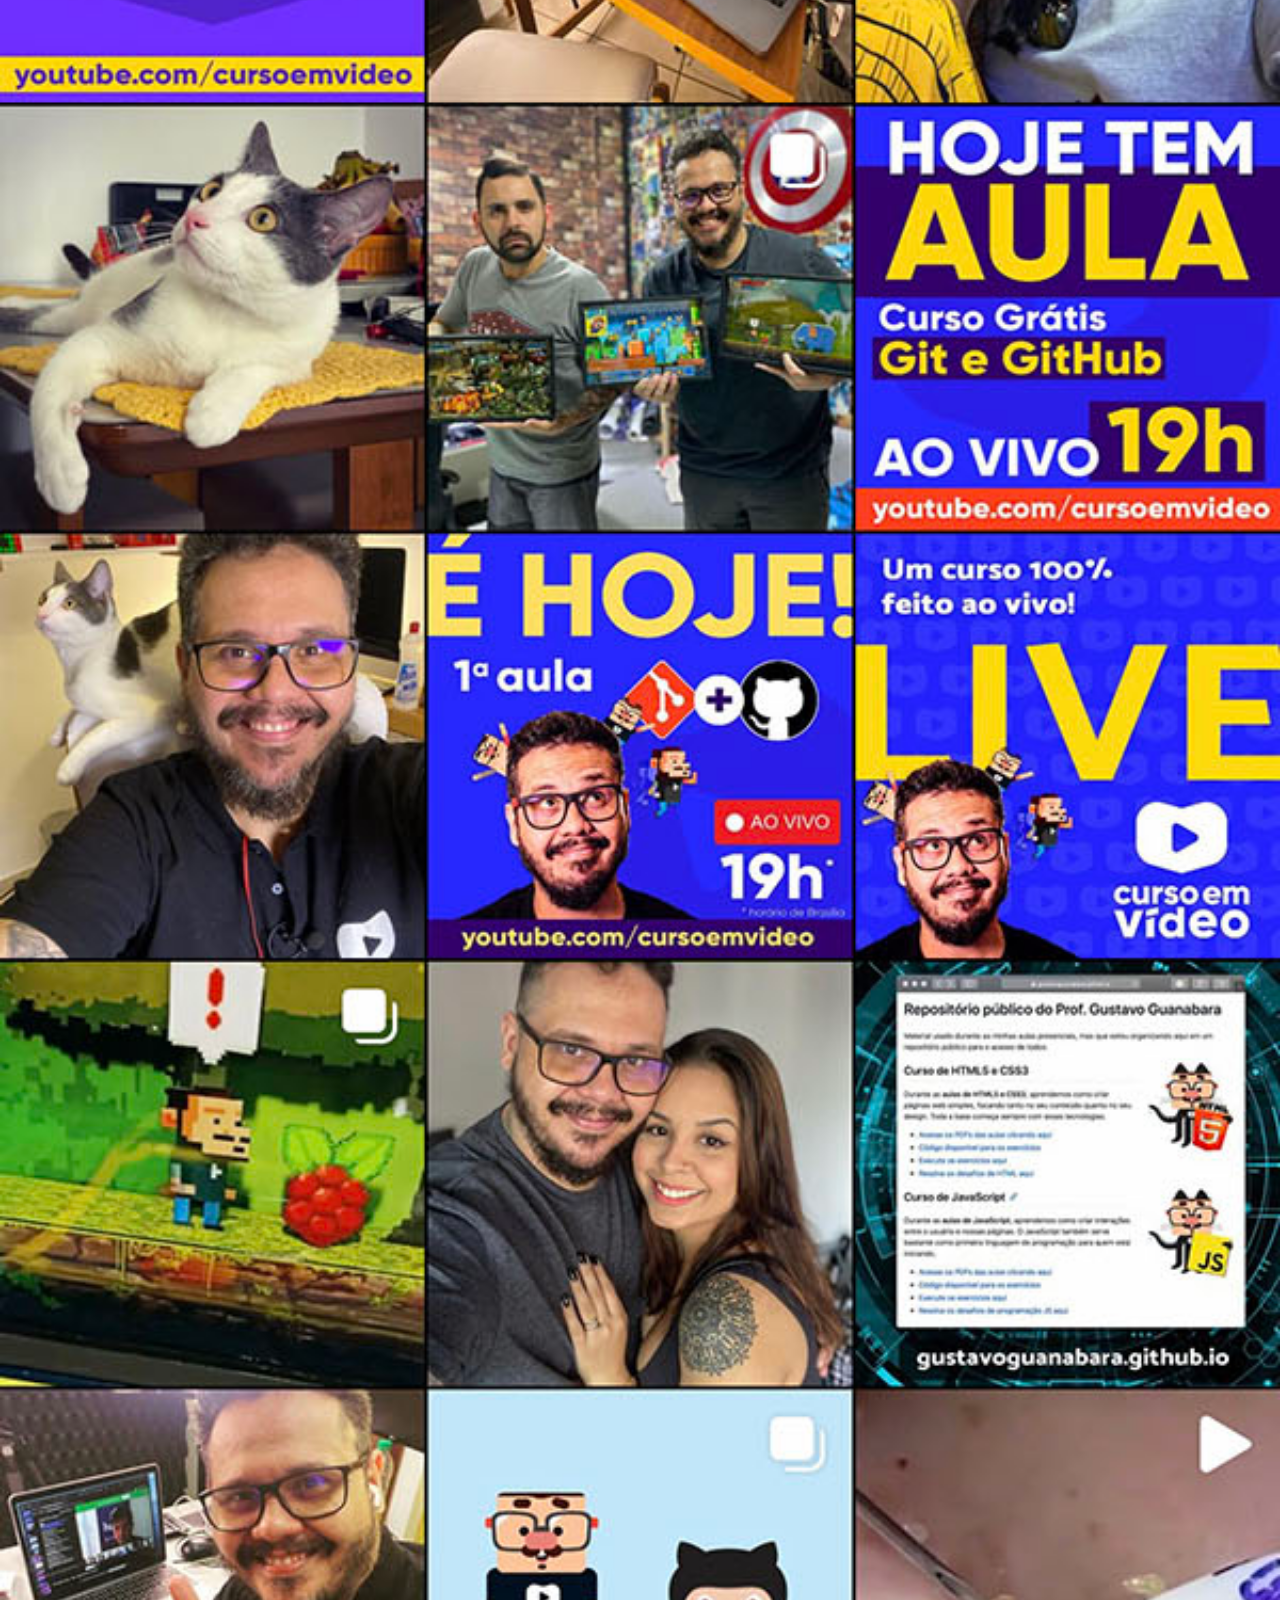
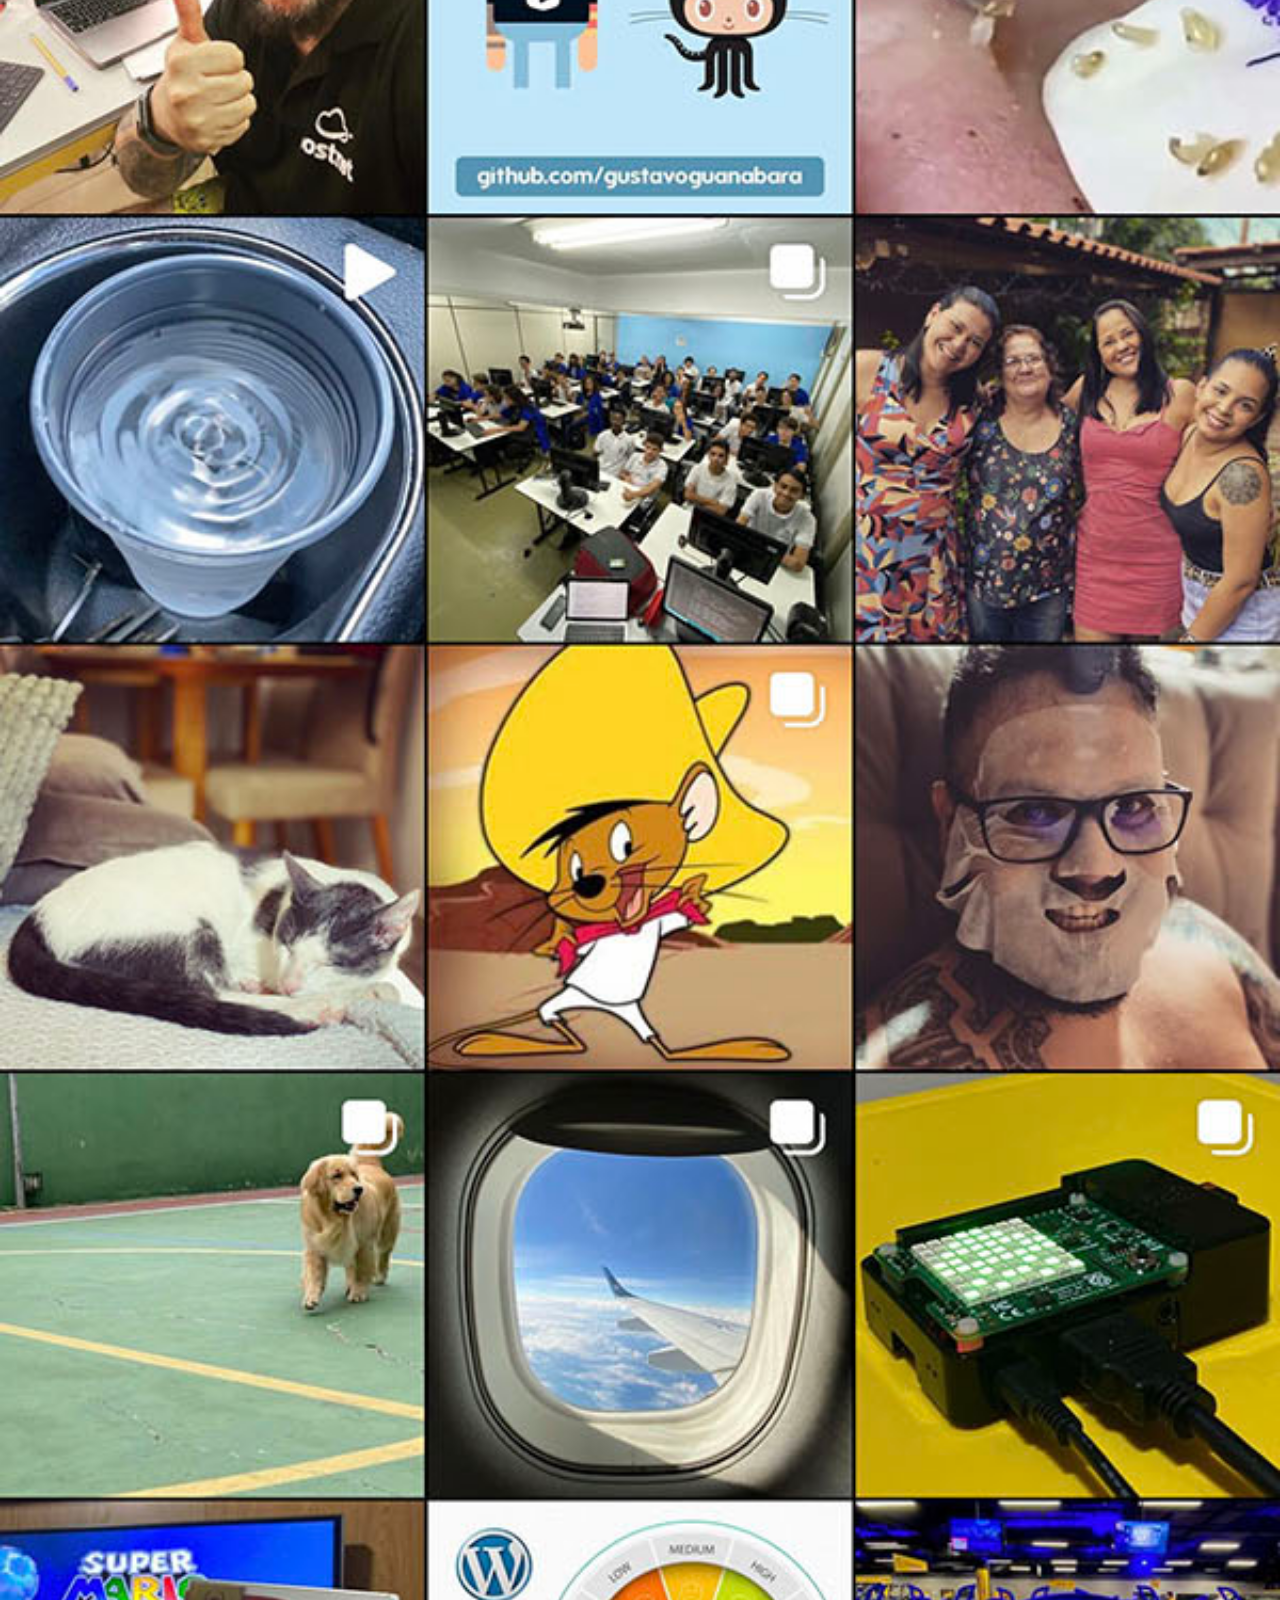
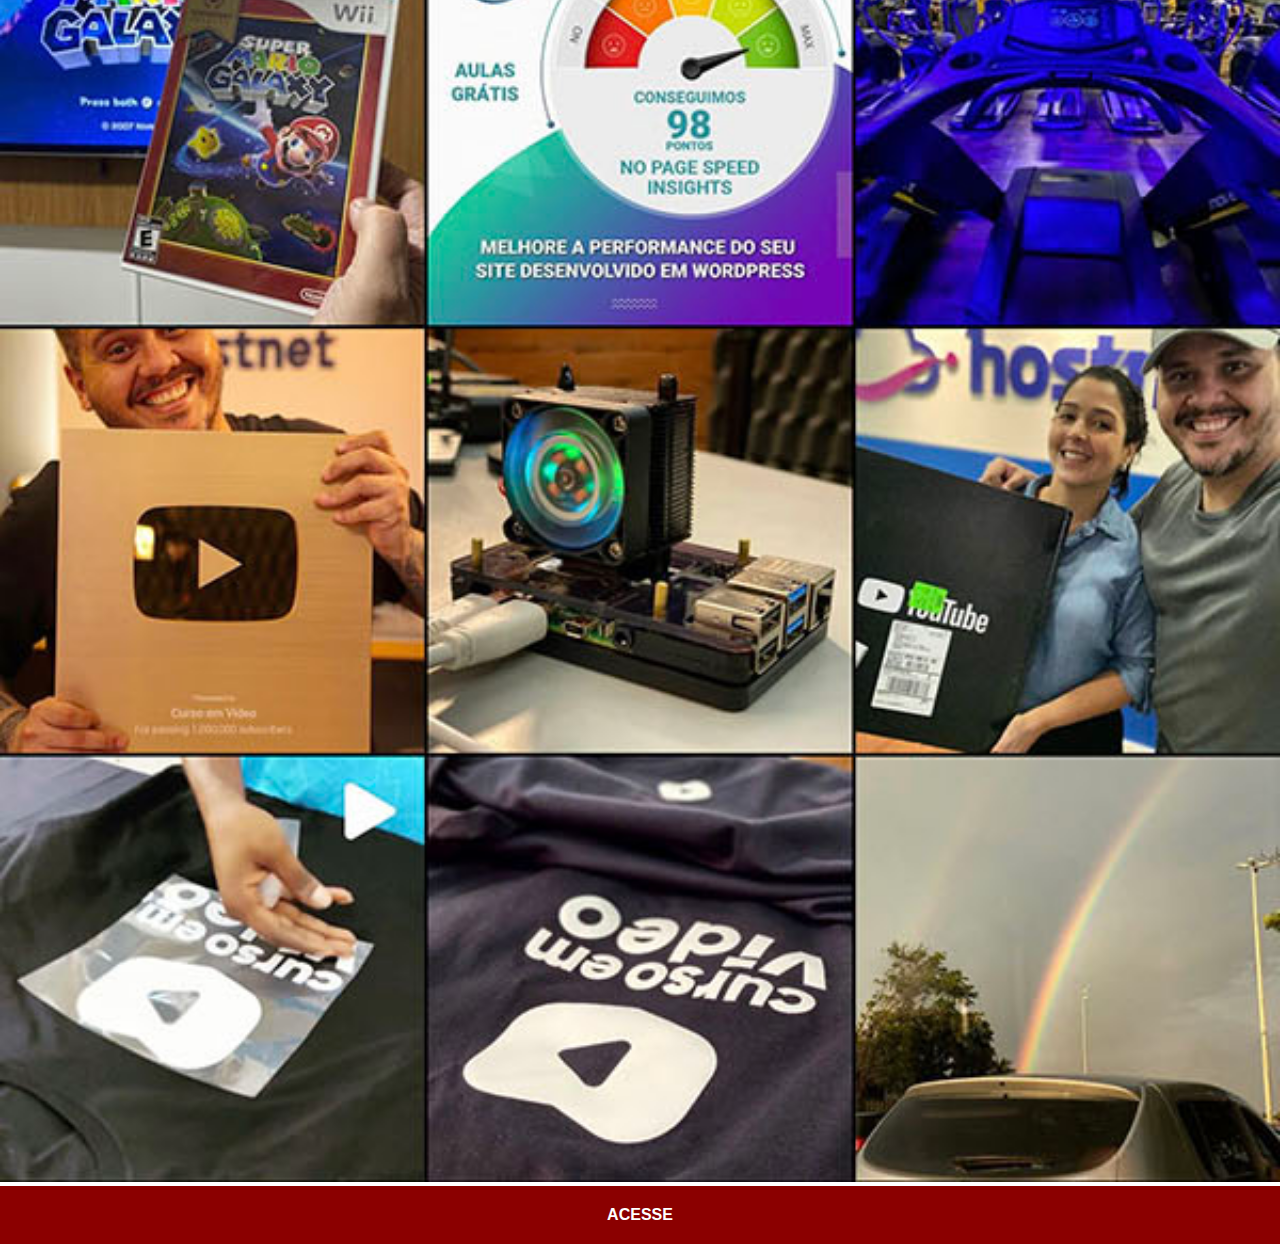
<file: instagram.html>
<!DOCTYPE html>
<html lang="pt-br">
<head>
    <meta charset="UTF-8">
    <meta name="viewport" content="width=device-width, initial-scale=1.0">
    <title>instagram</title>
    <link rel="stylesheet" href="estilos/social.css">
</head>
<body>
    <img src="imagens/tela-instagram.jpg" alt="instagram">
    <a href="https://www.instagram.com/cursoemvideo/" target="_blank">ACESSE</a>
</body>
</html>
</file>
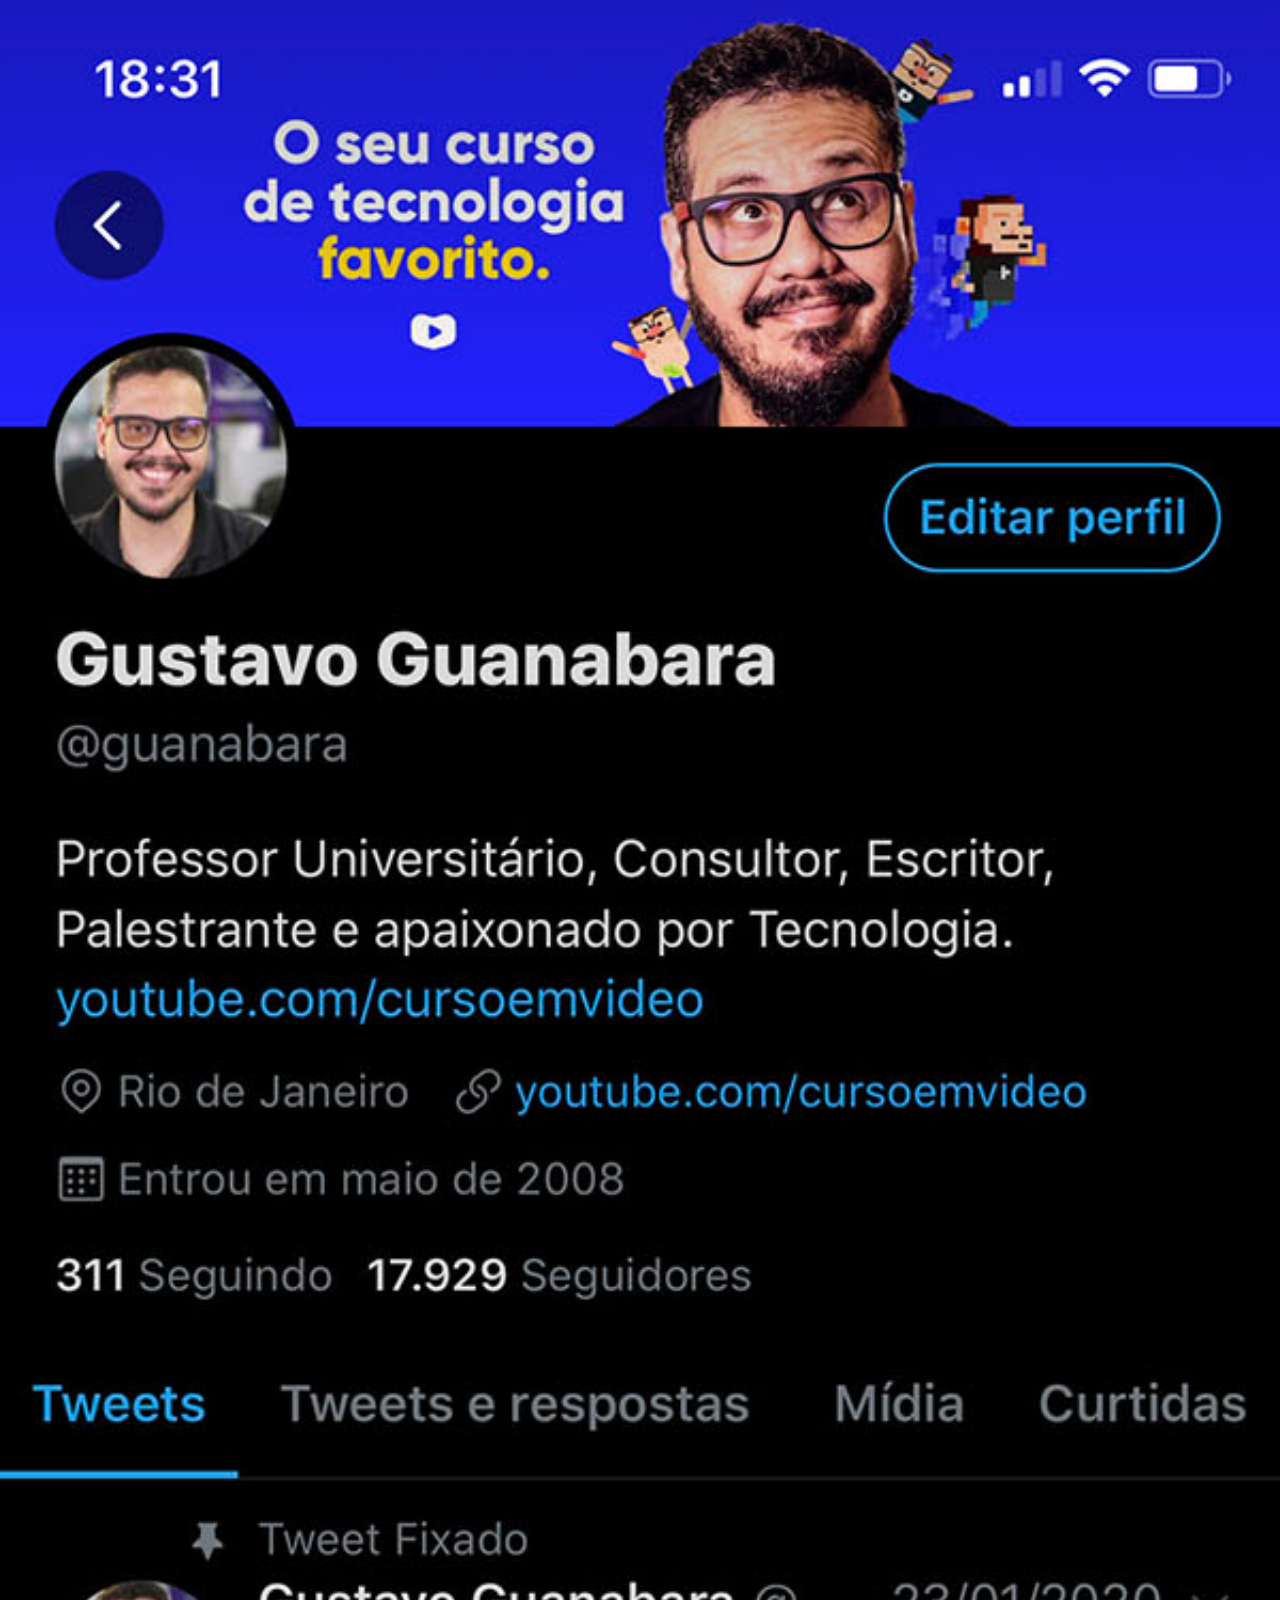
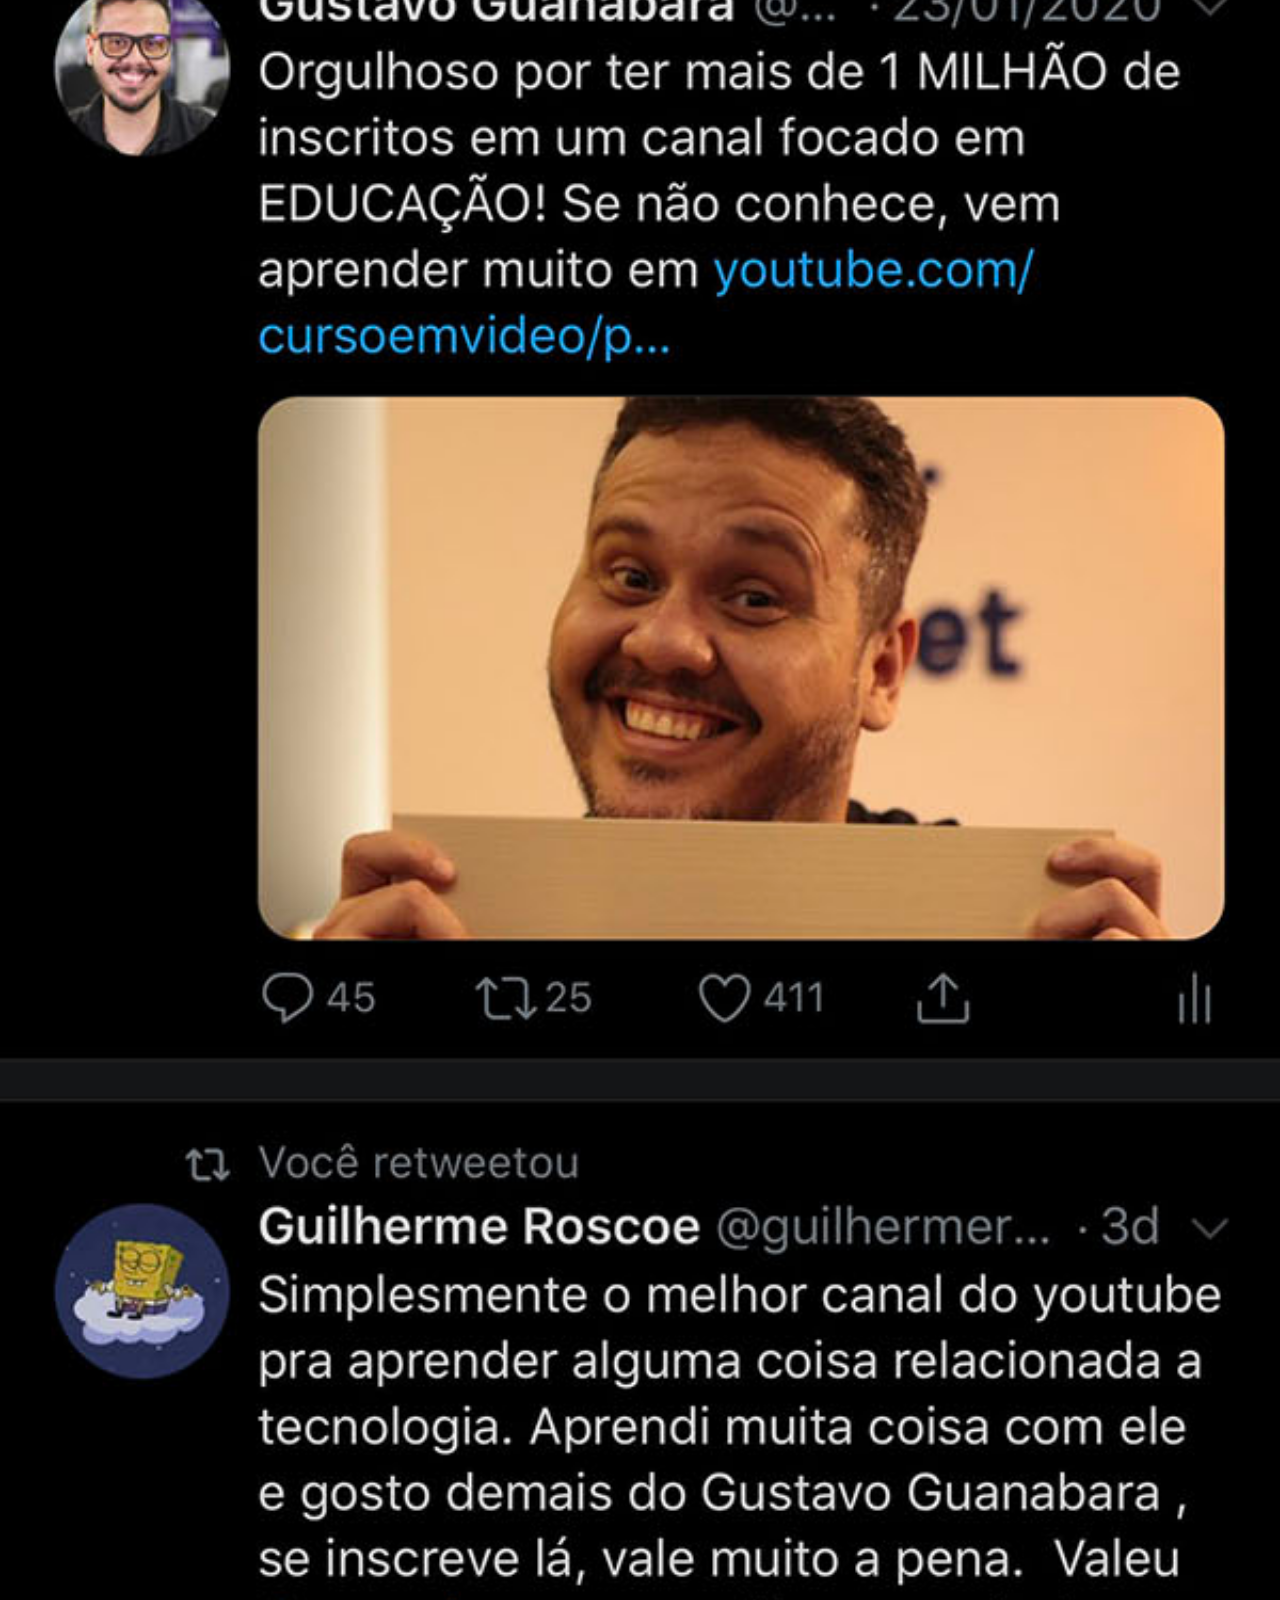
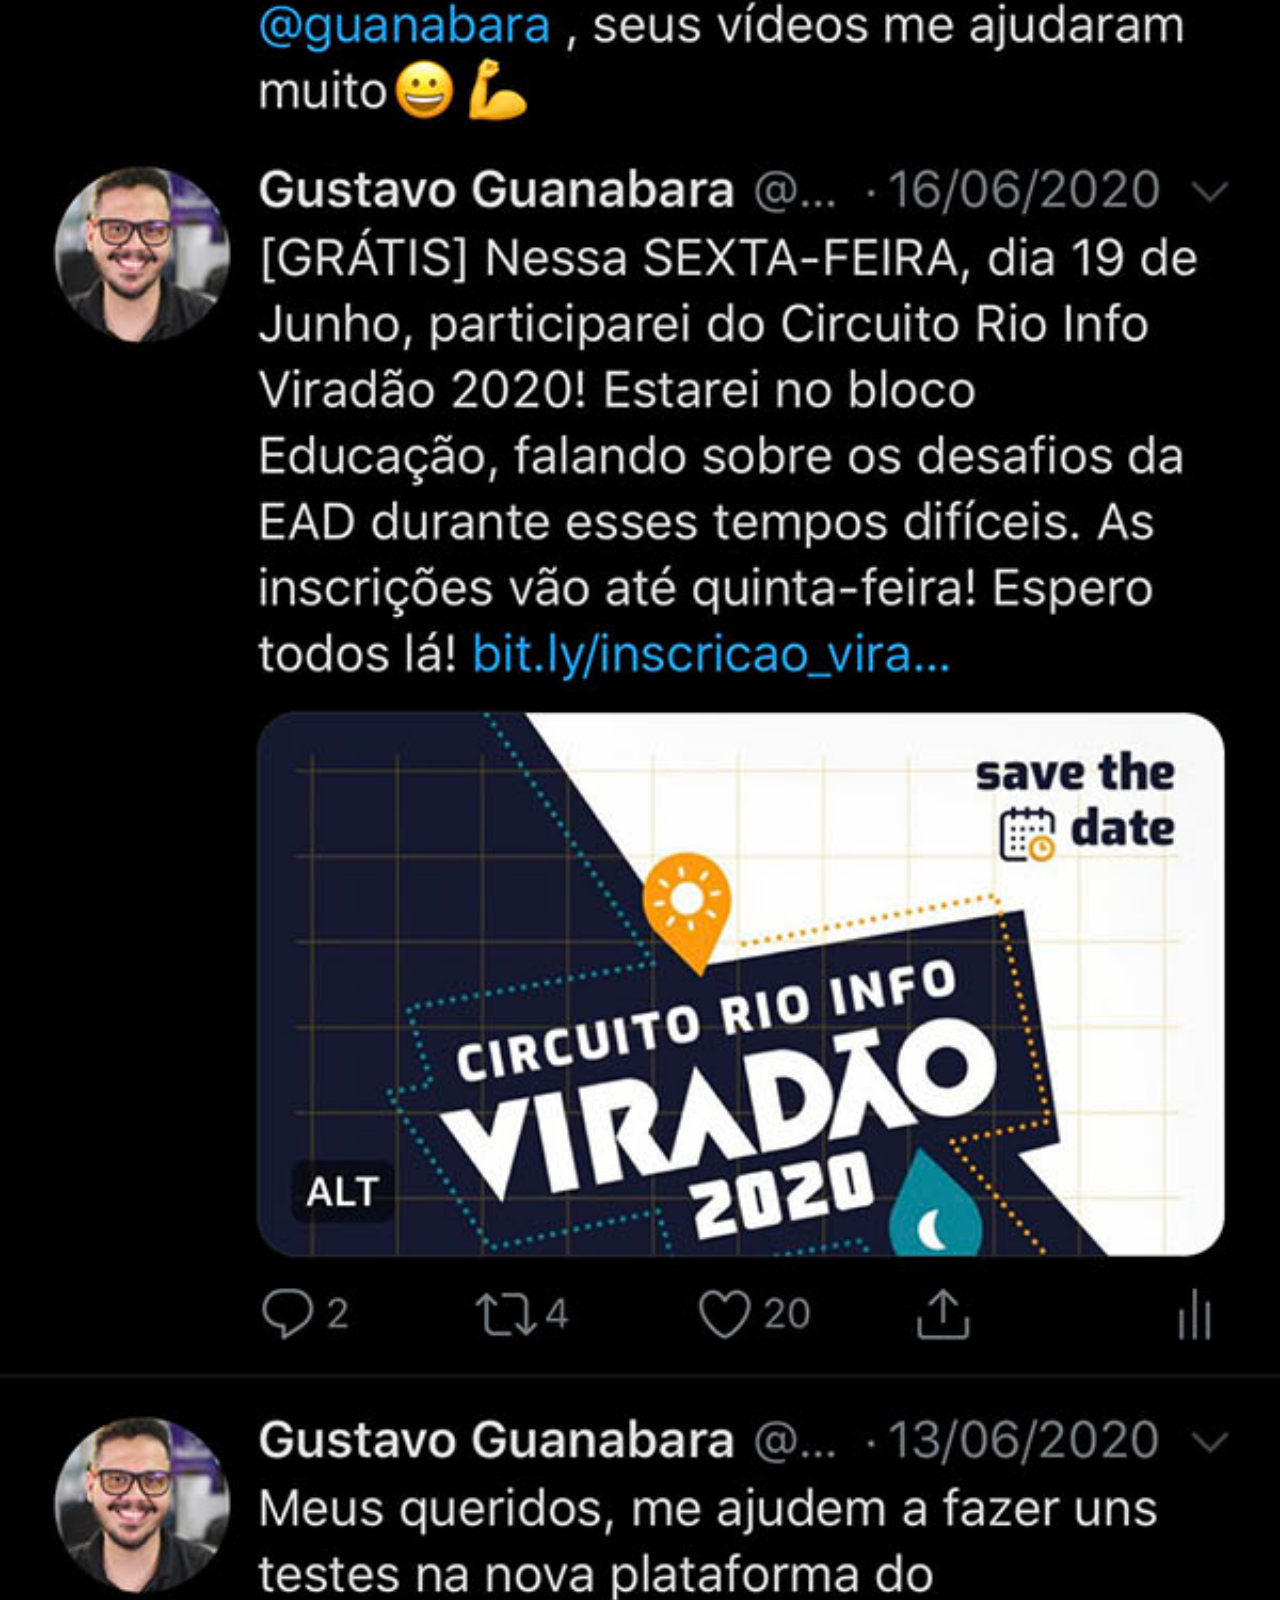
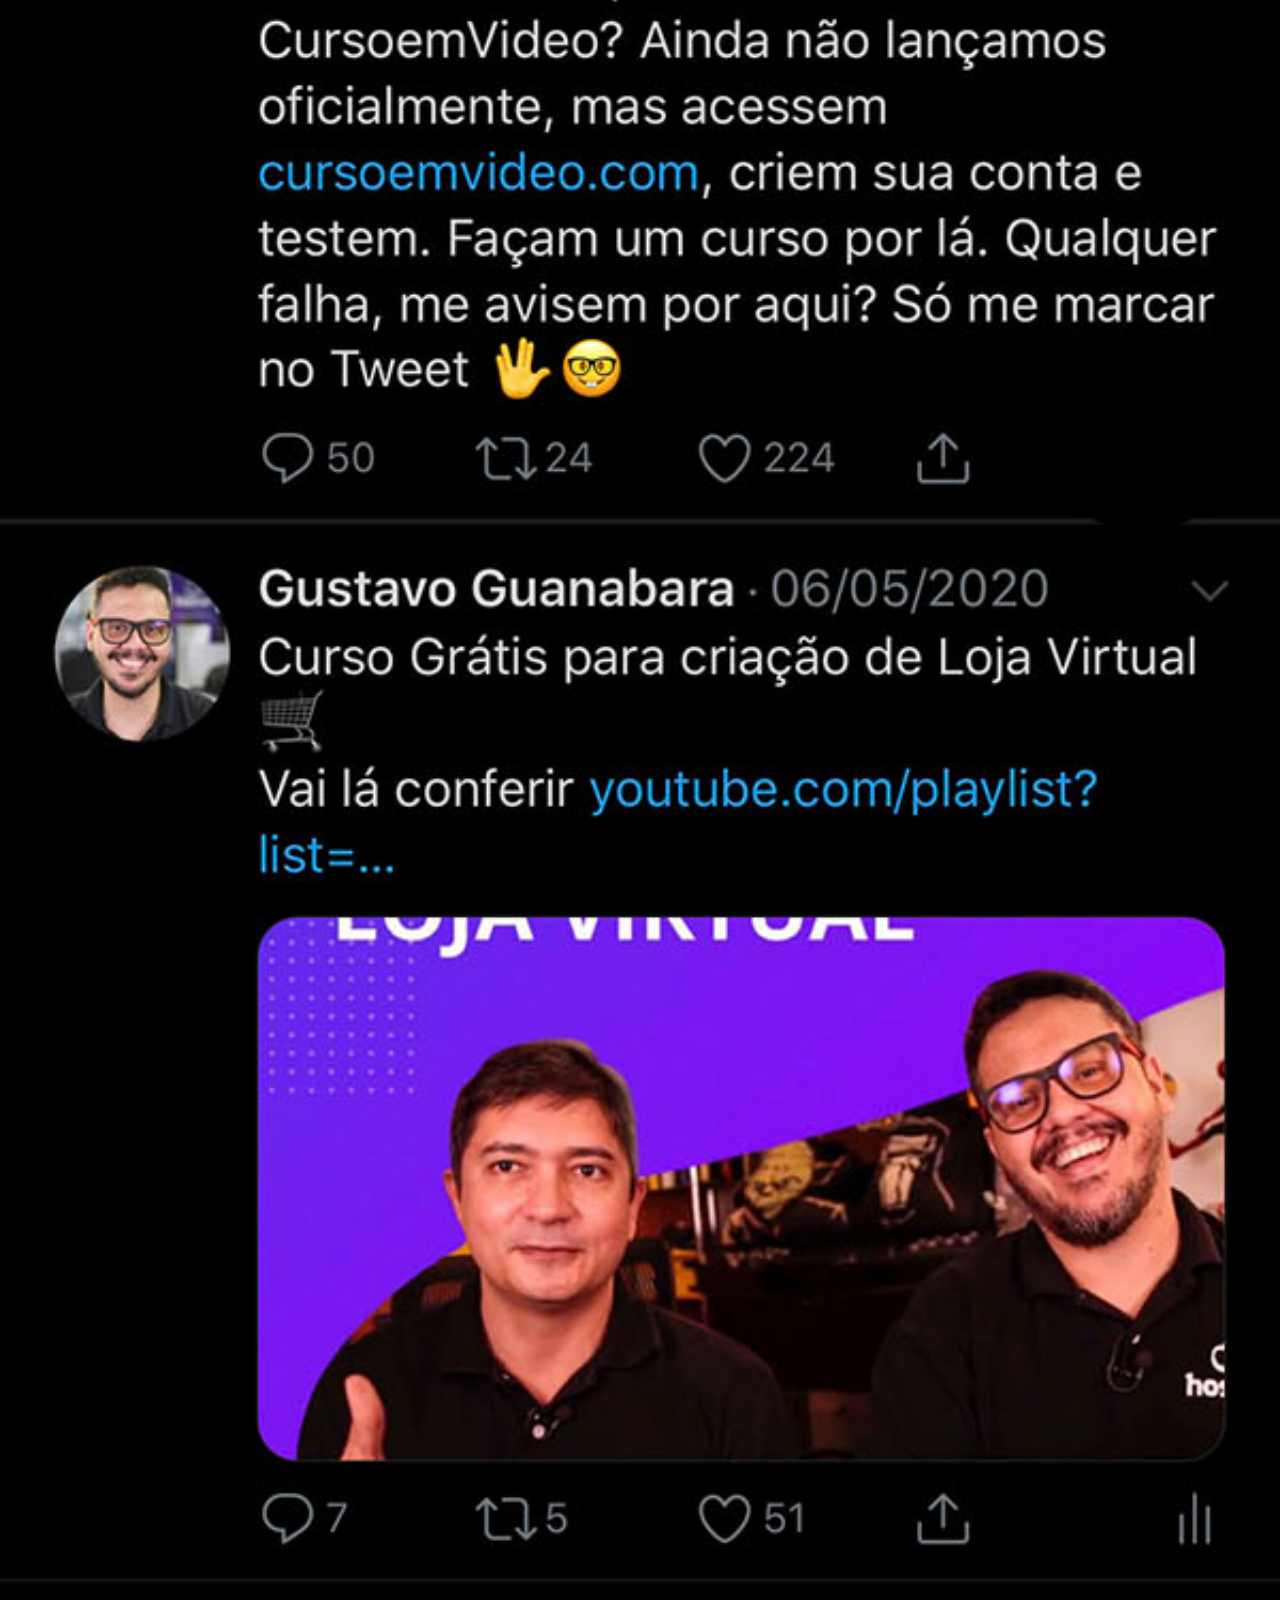
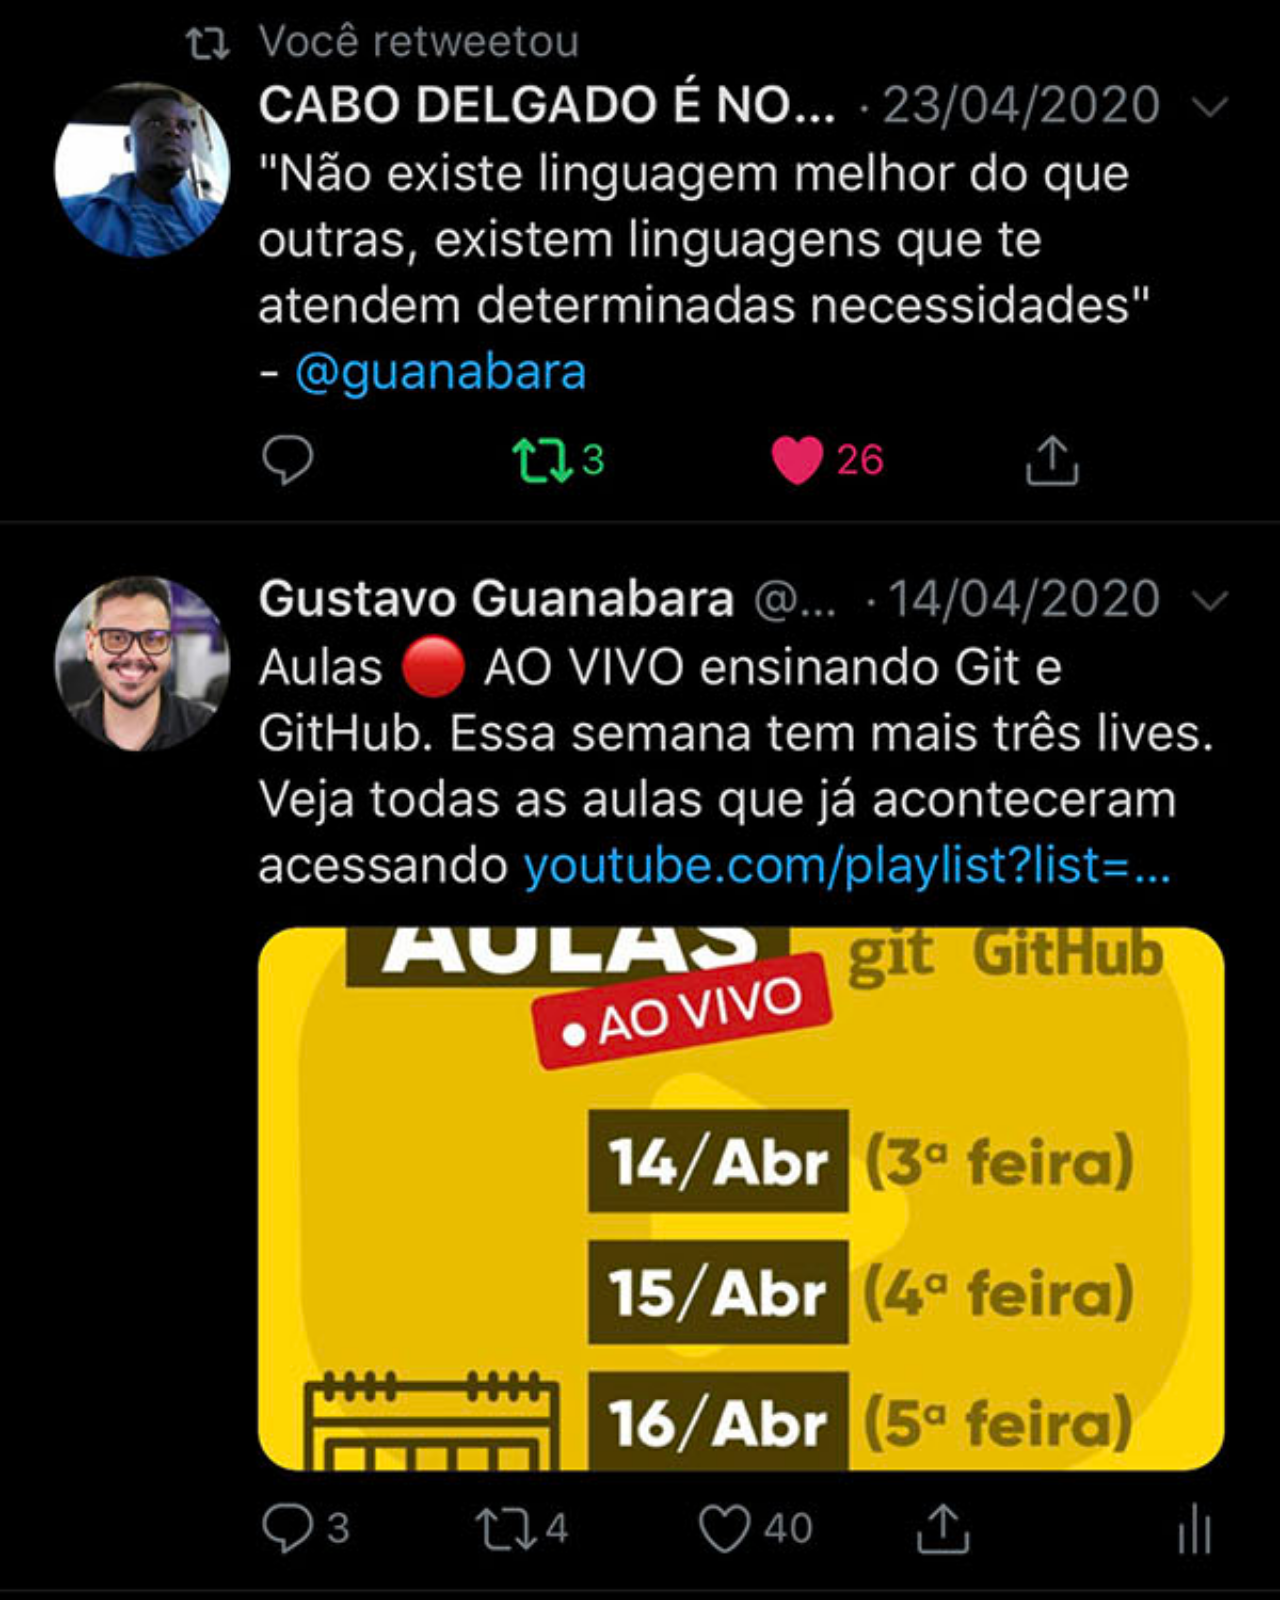
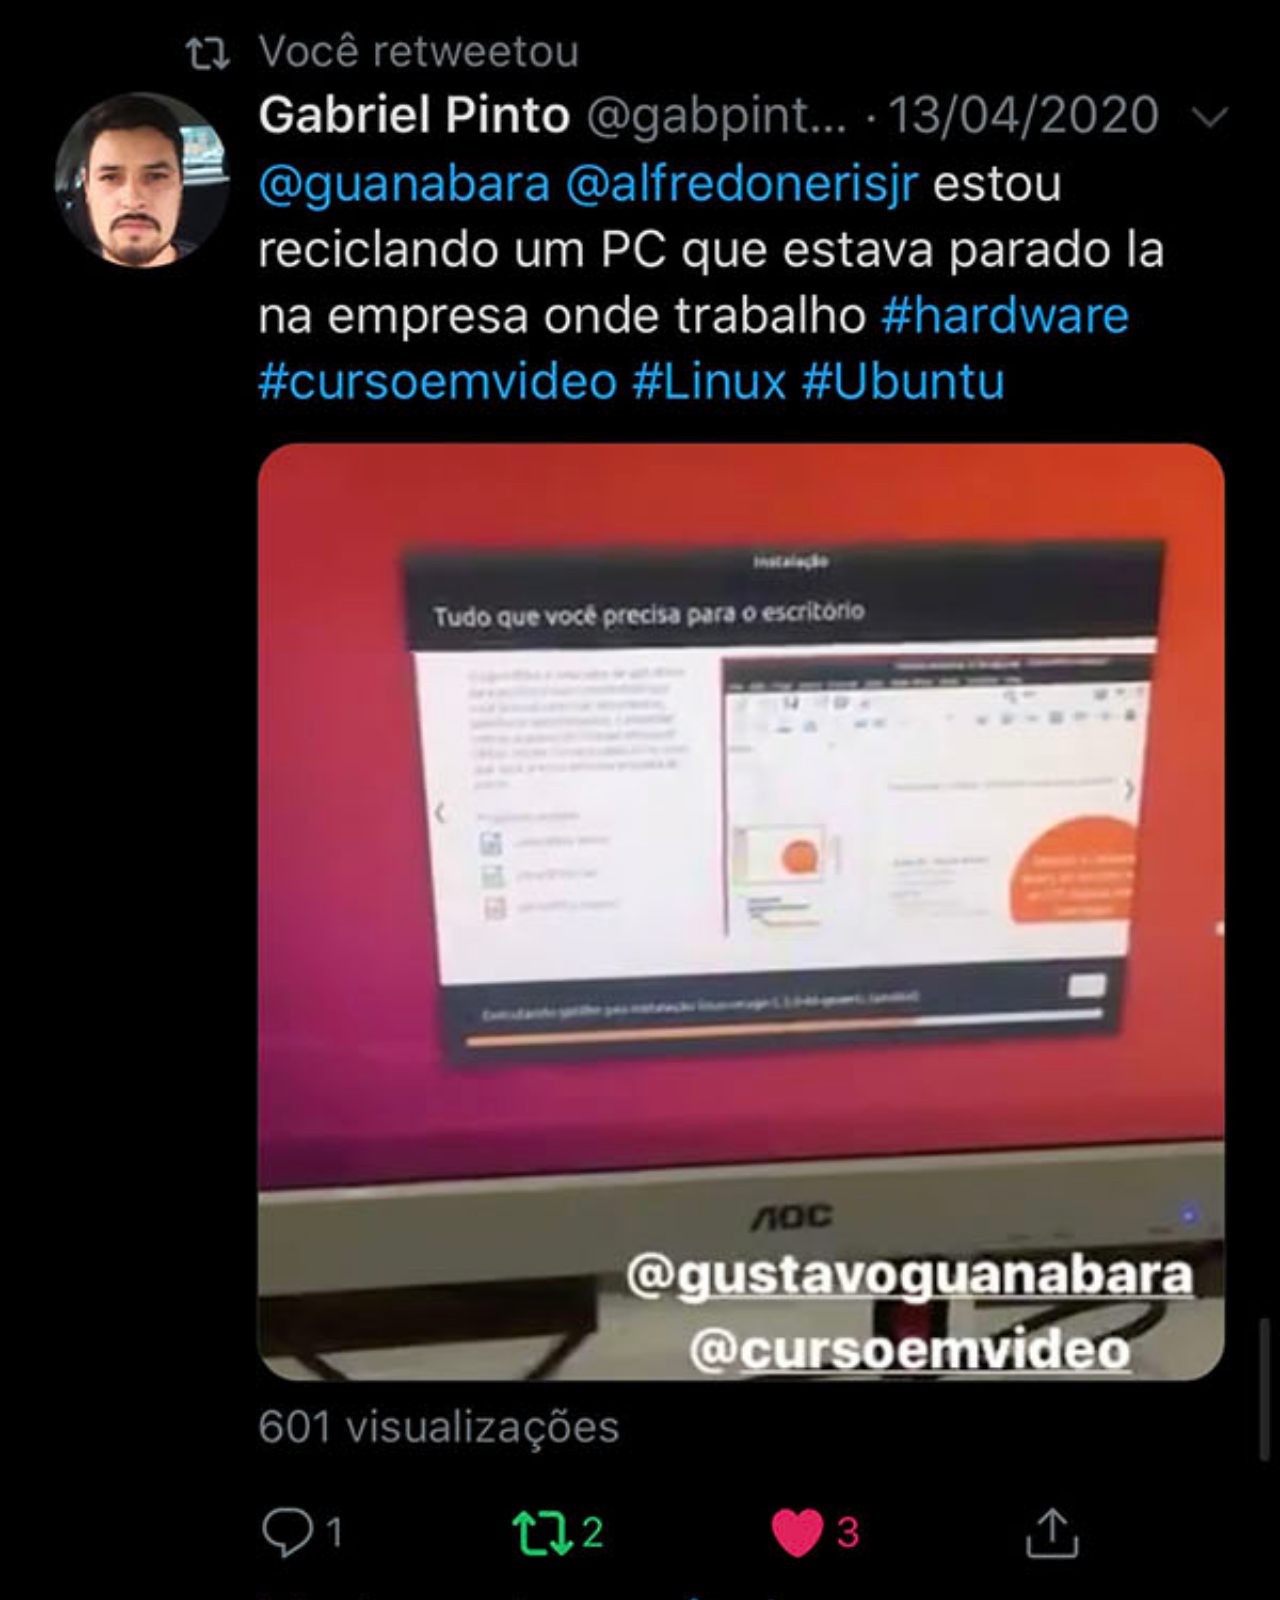
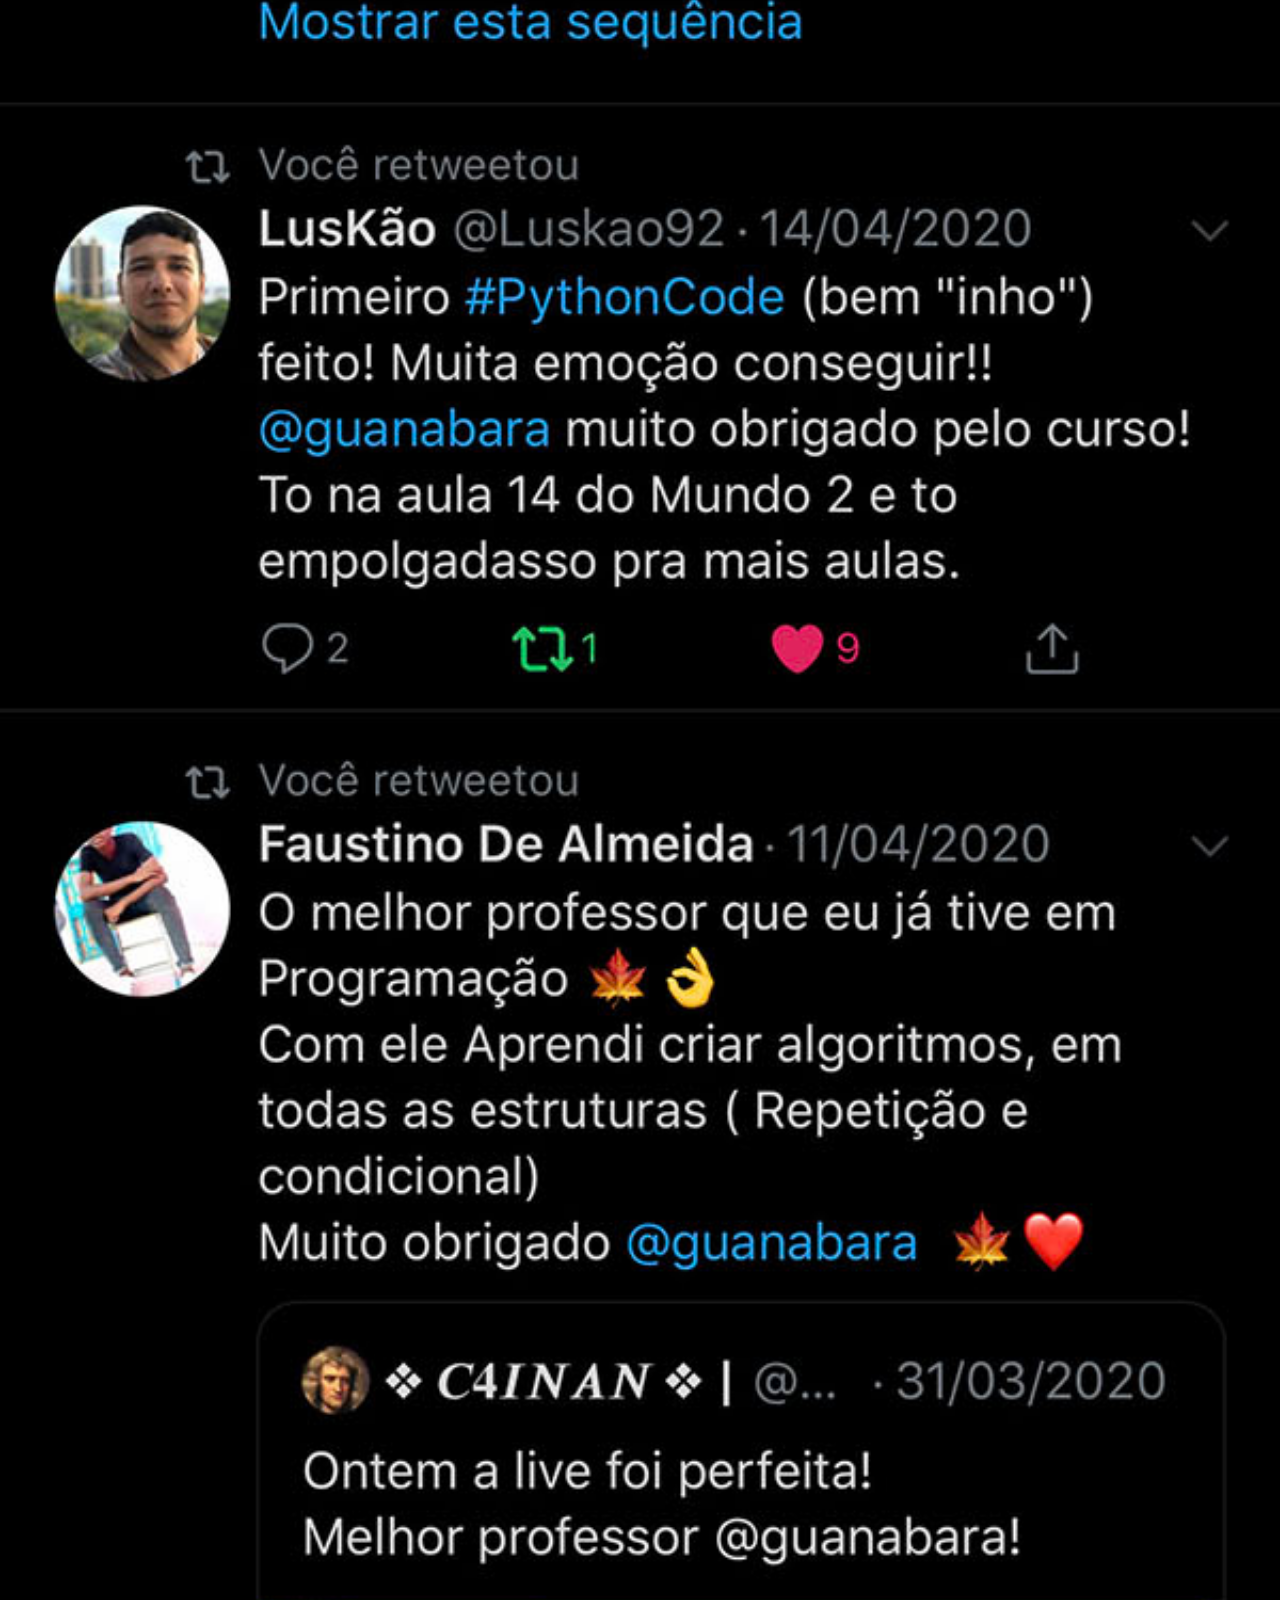
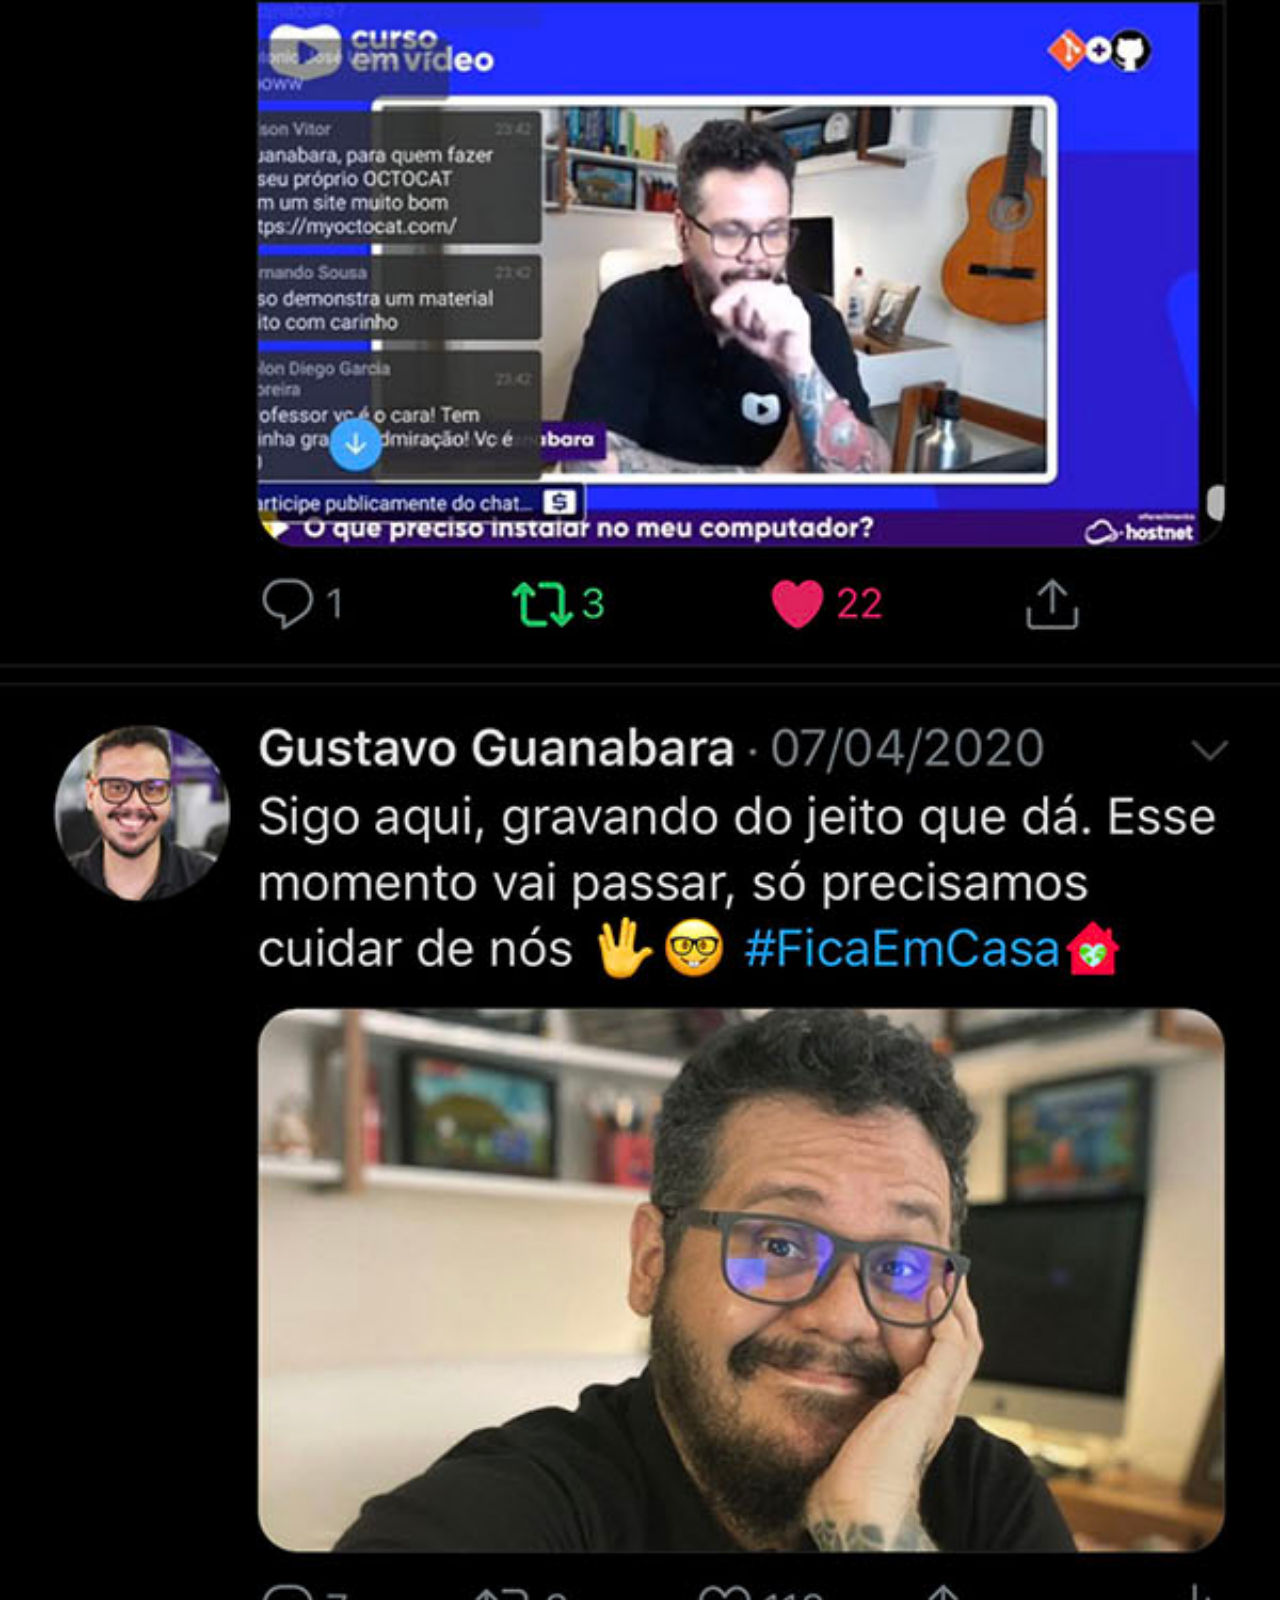
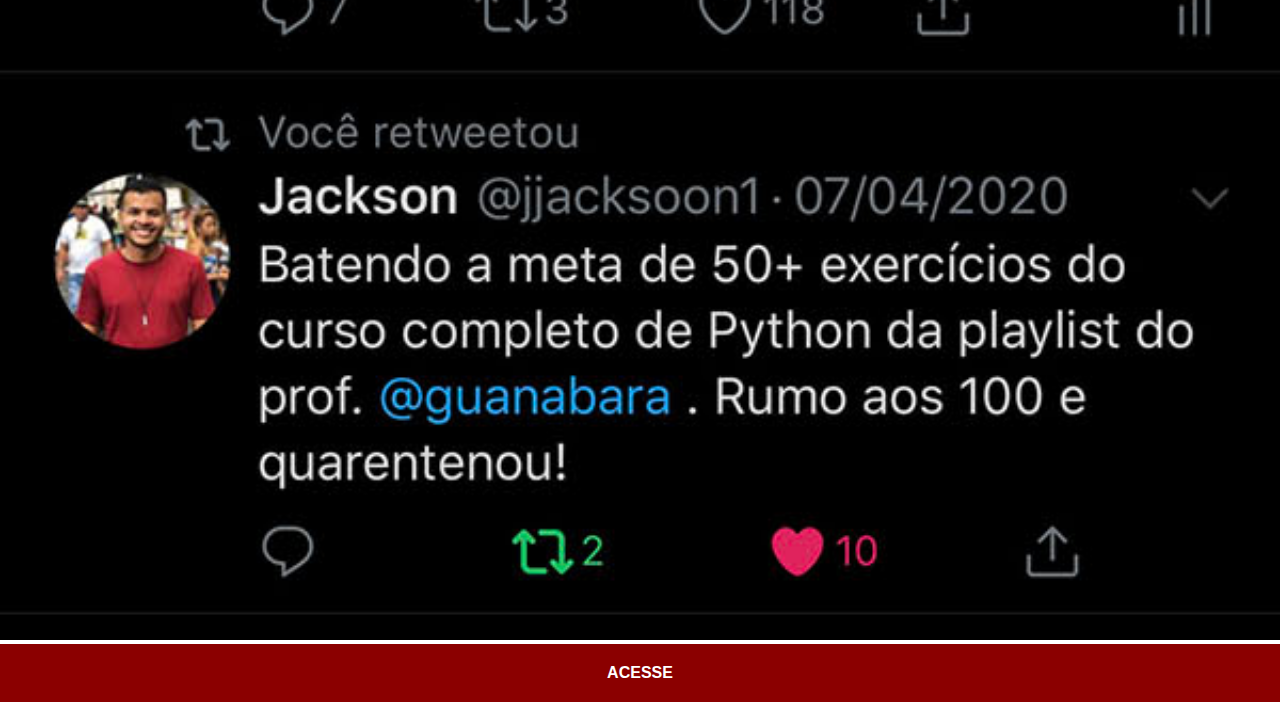
<file: twitter.html>
<!DOCTYPE html>
<html lang="pt-br">
<head>
    <meta charset="UTF-8">
    <meta name="viewport" content="width=device-width, initial-scale=1.0">
    <title>twitter</title>
    <link rel="stylesheet" href="estilos/social.css">
</head>
<body>
    <img src="imagens/tela-twitter.jpg" alt="twitter">
    <a href="https://twitter.com/guanabara" target="_blank">ACESSE</a>
</body>
</html>
</file>
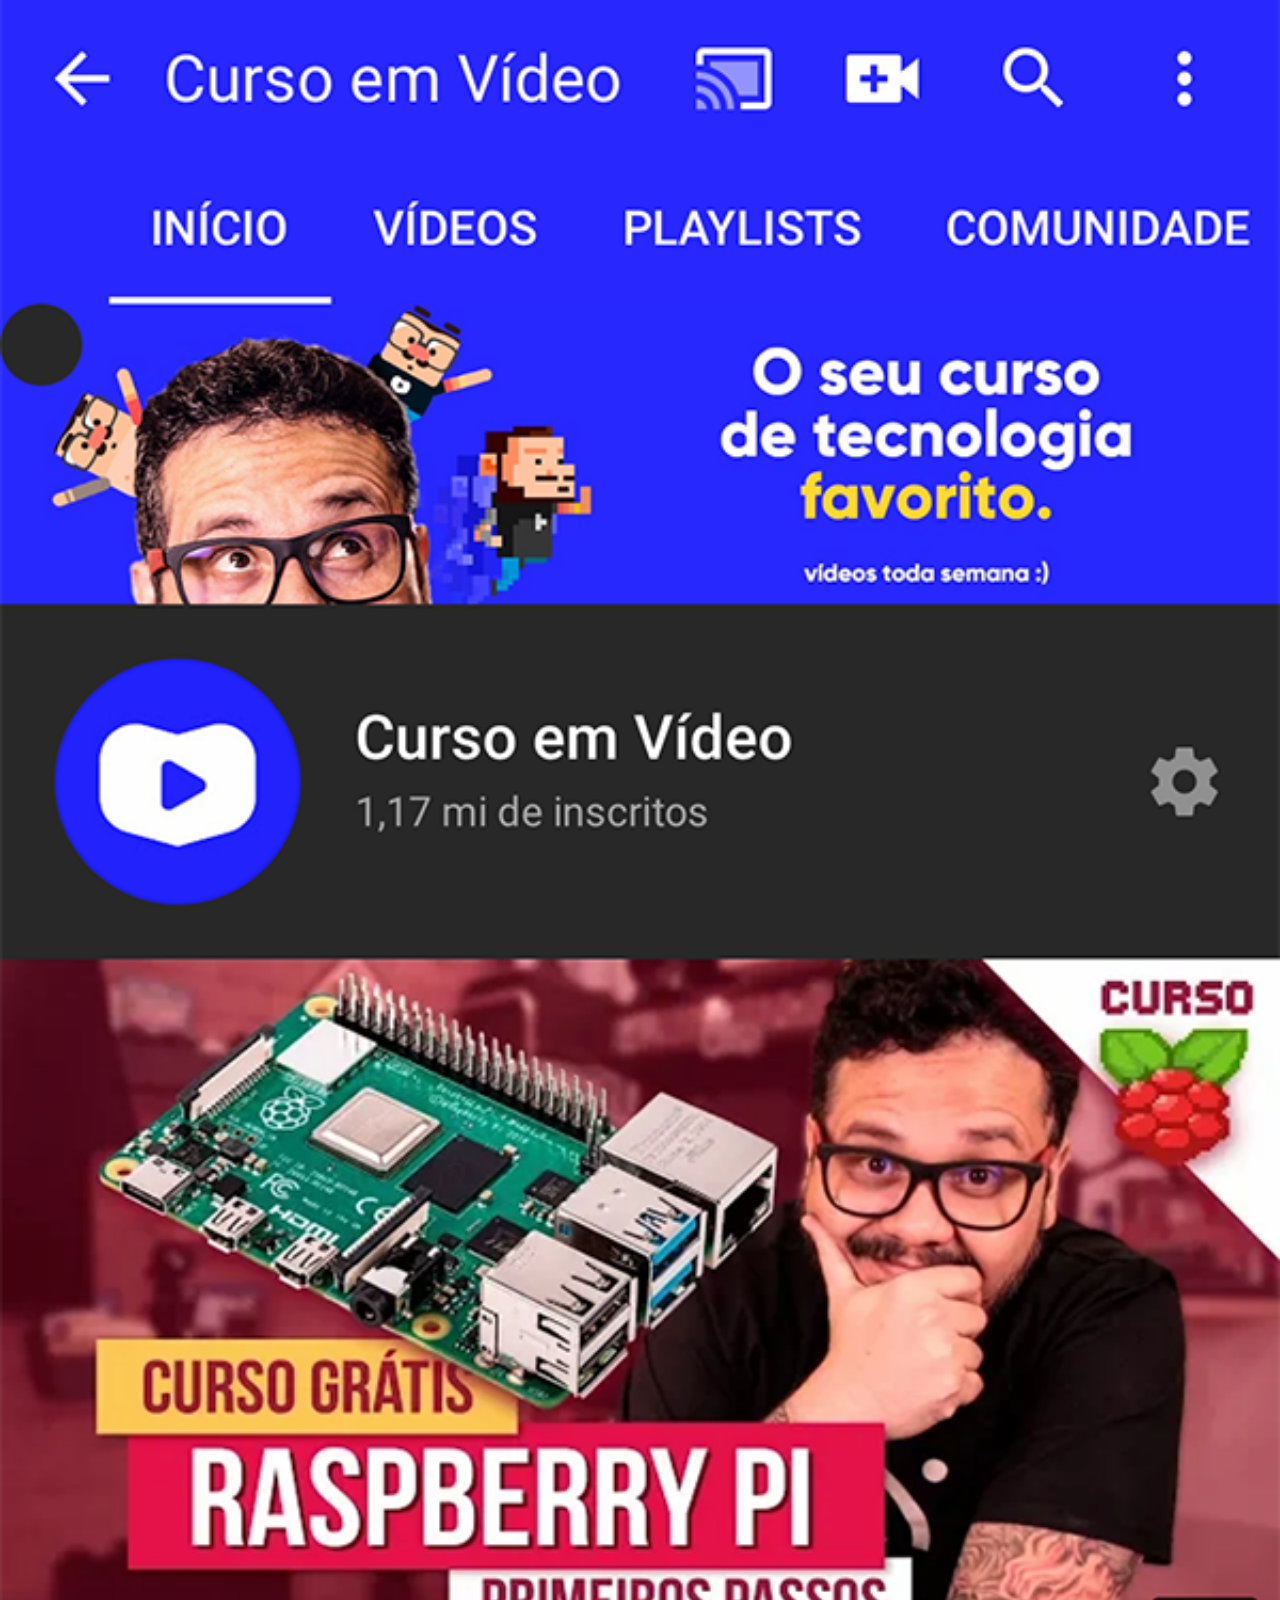
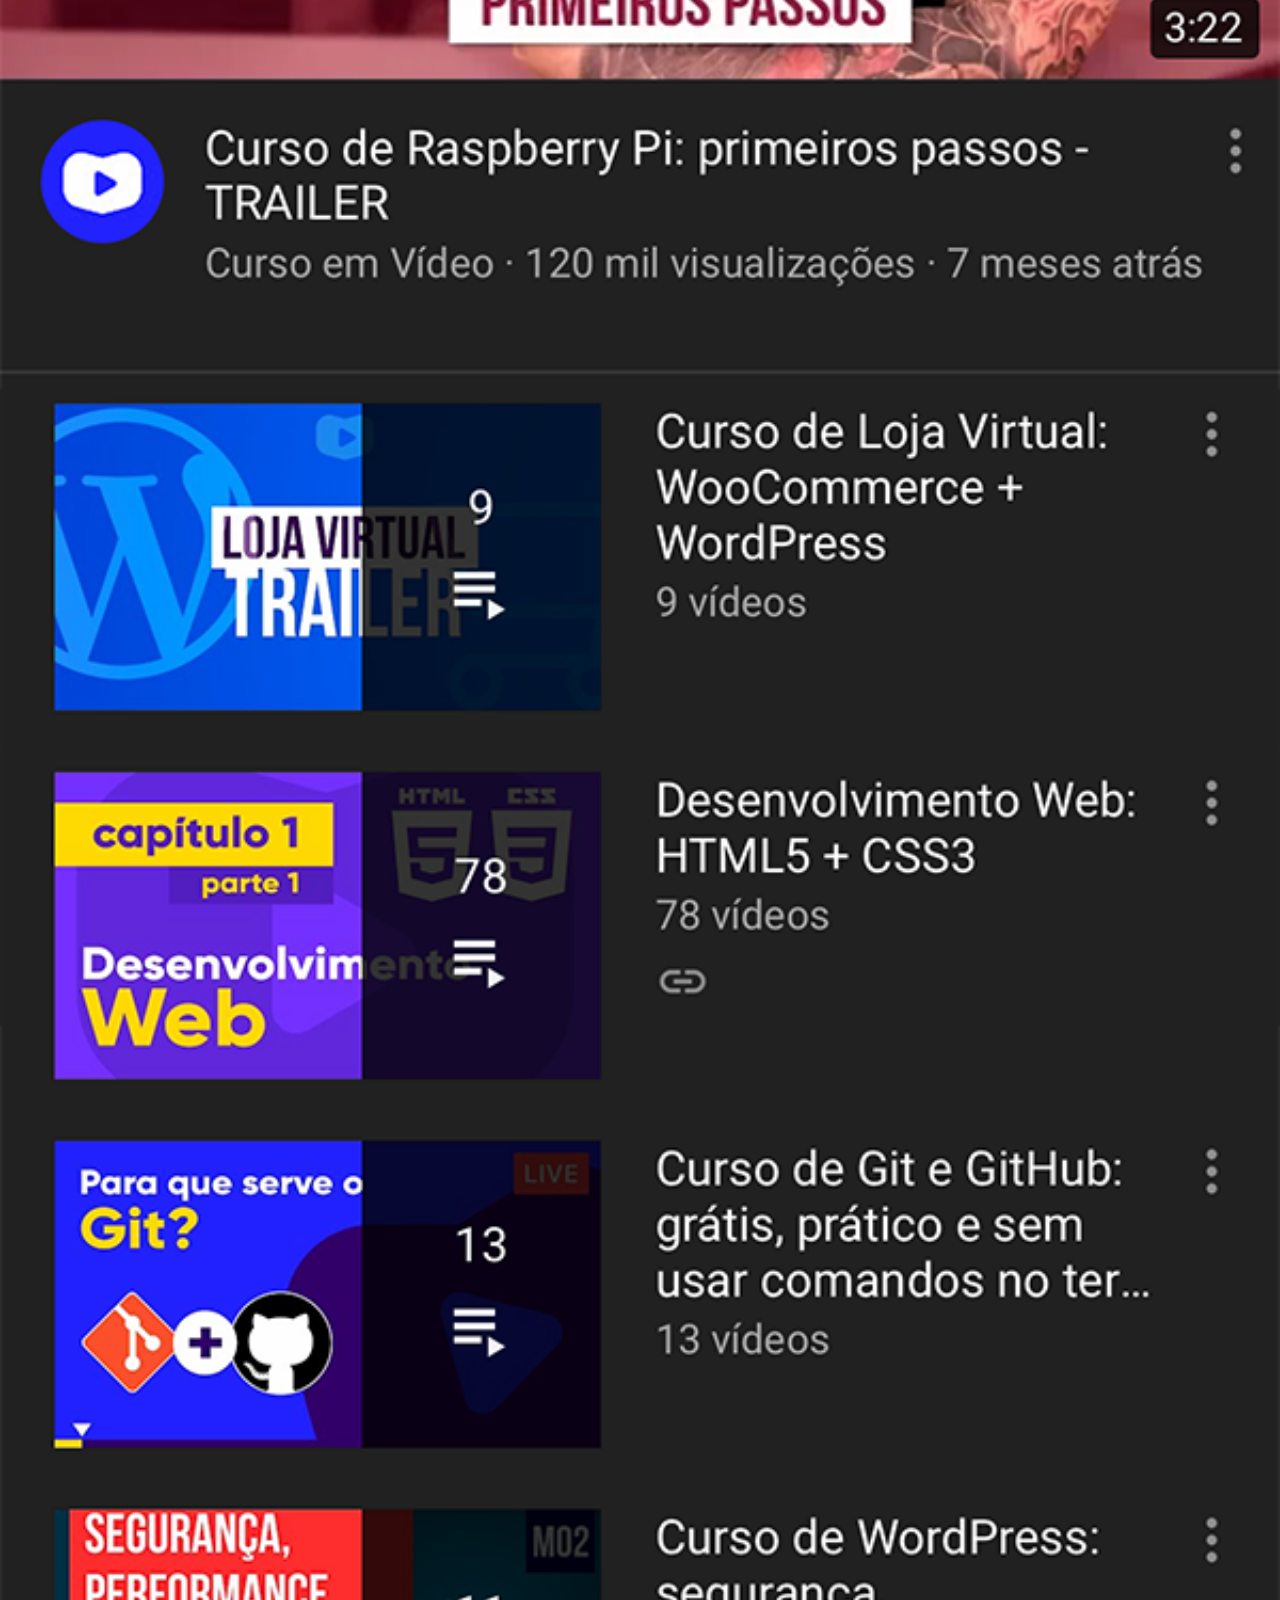
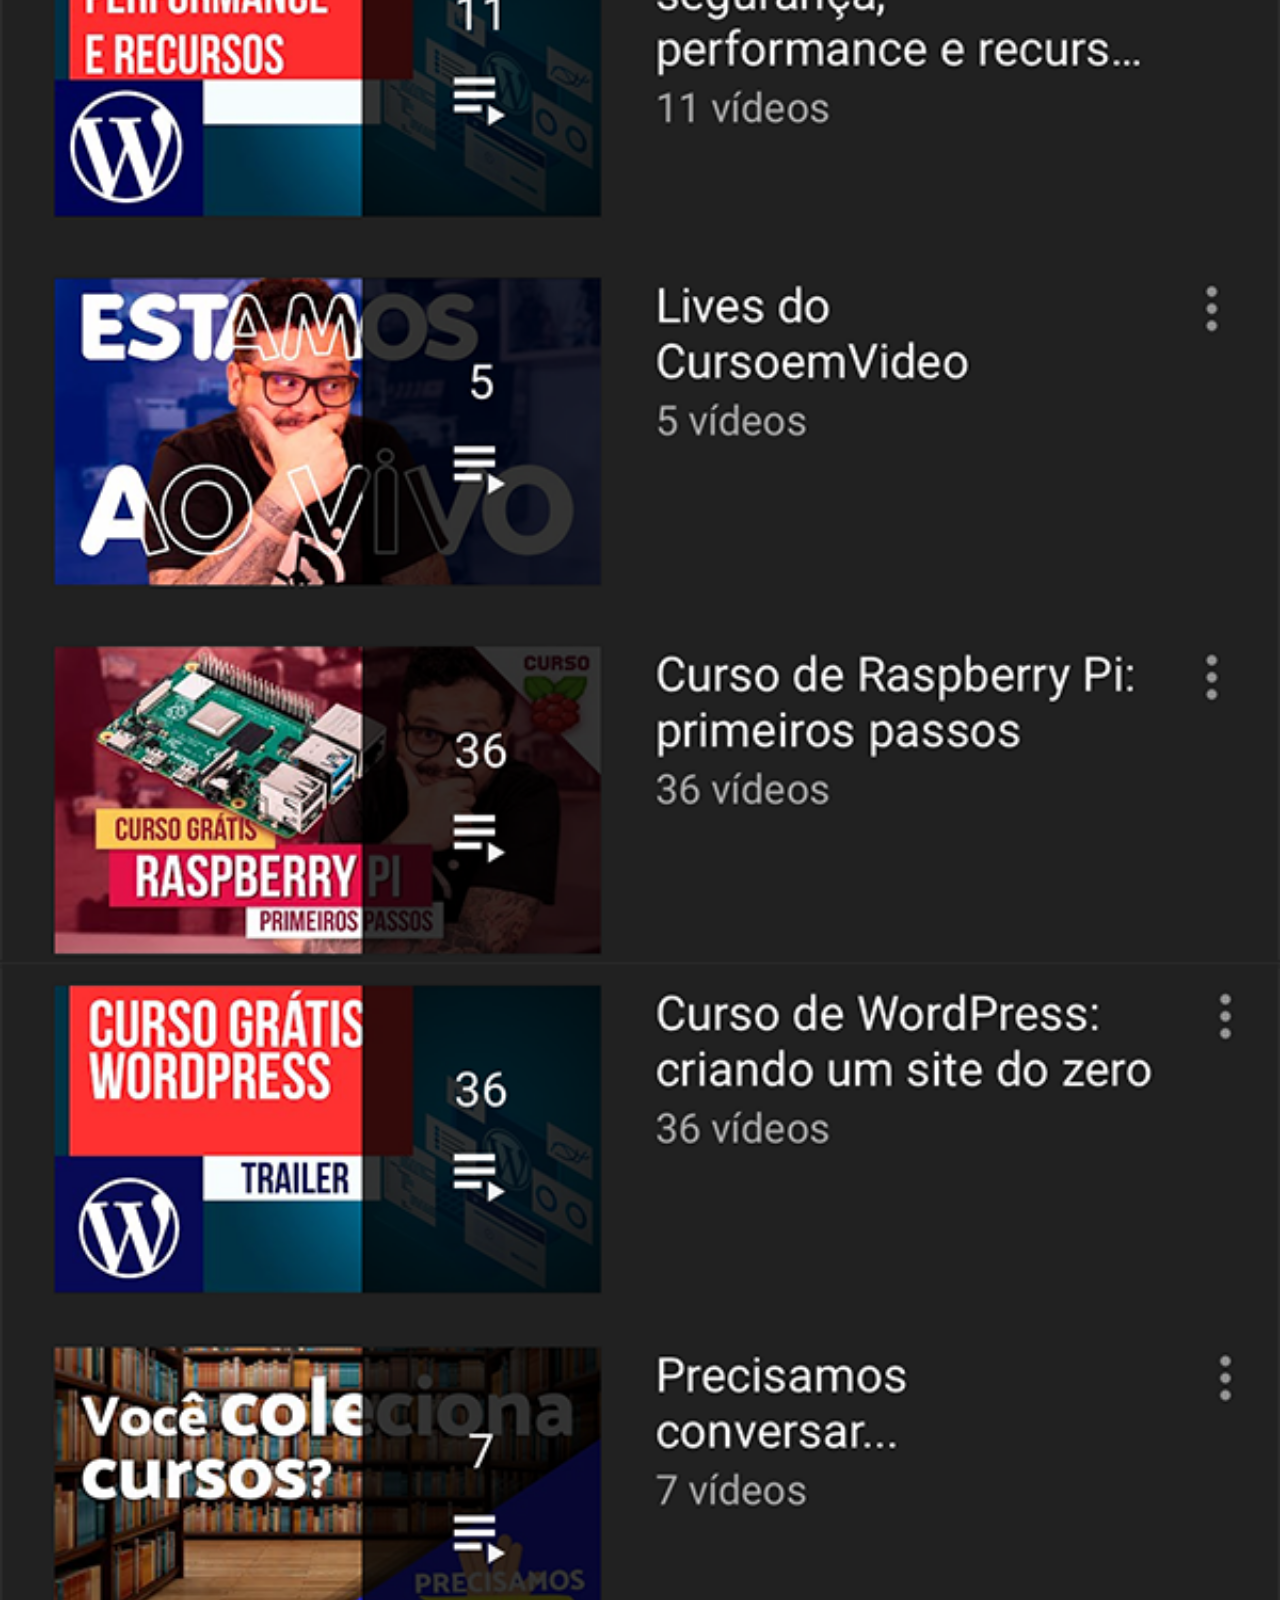
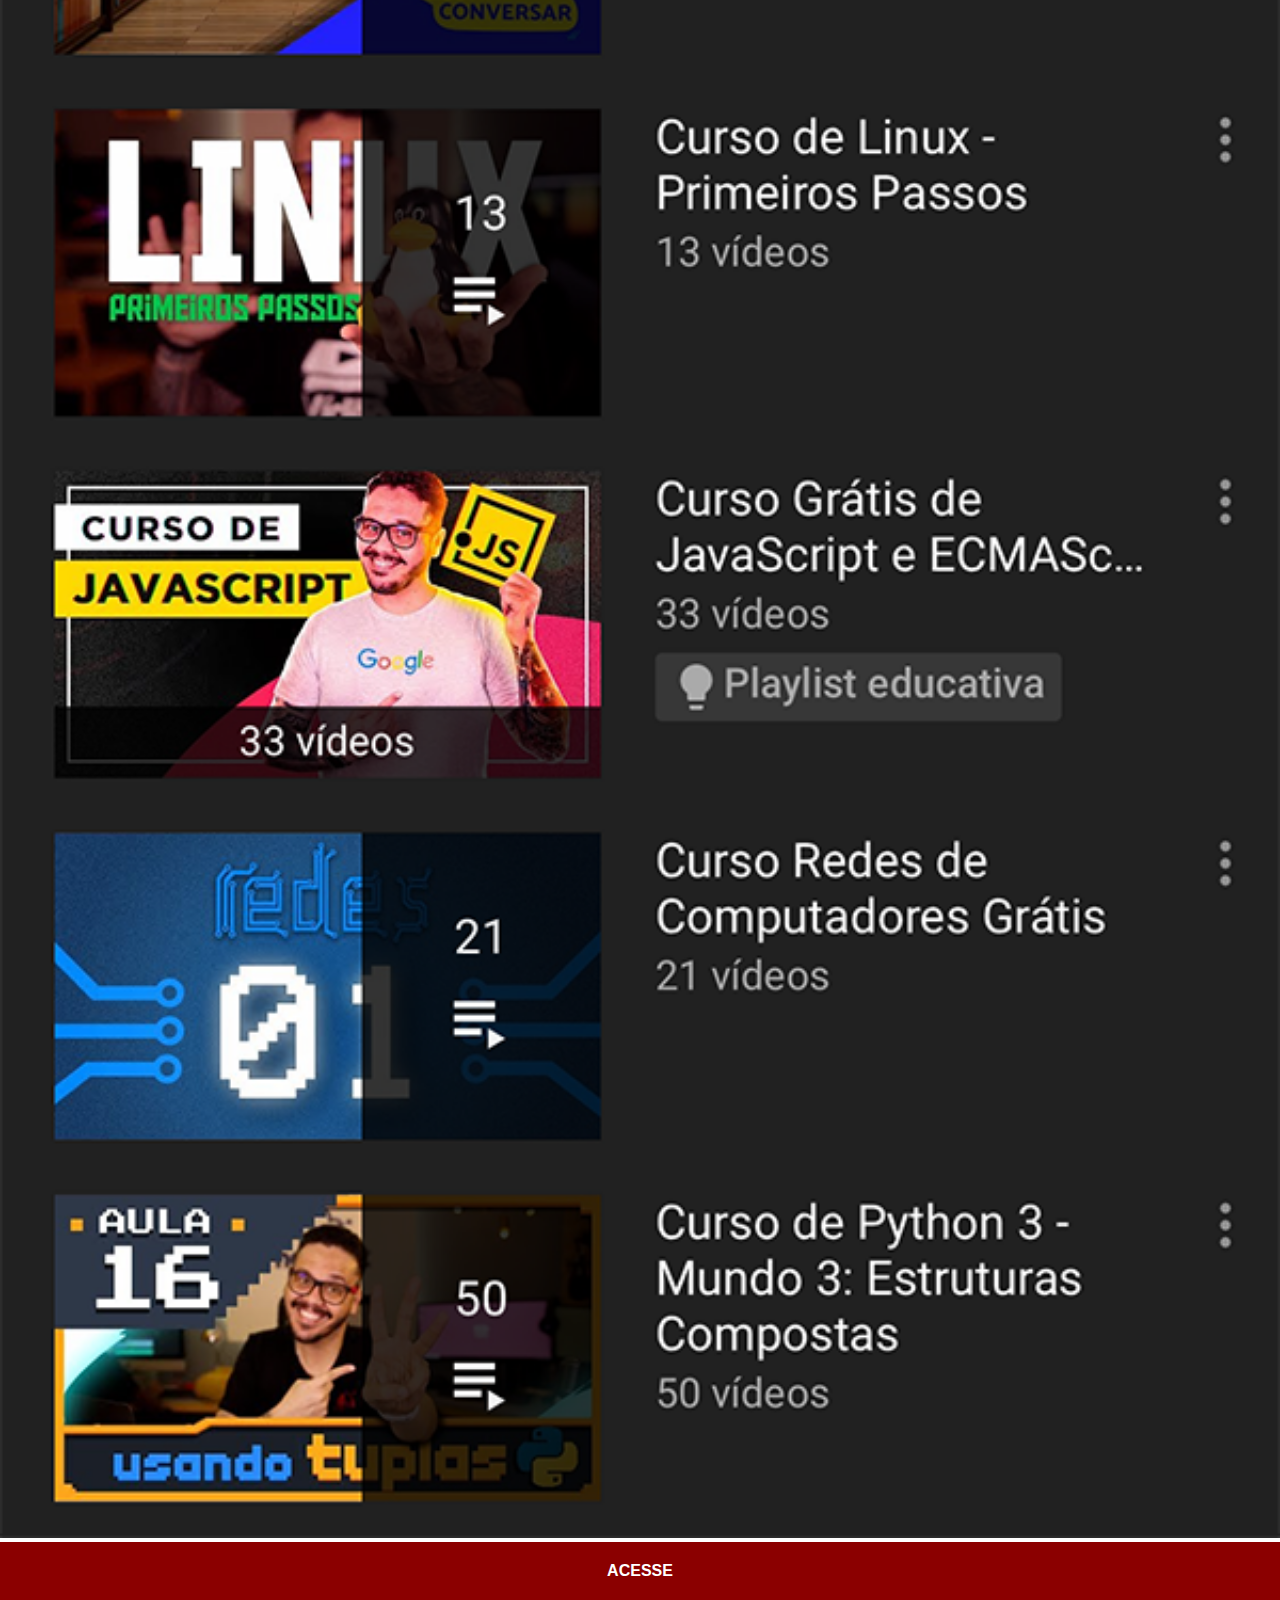
<file: youtube.html>
<!DOCTYPE html>
<html lang="pt-br">
<head>
    <meta charset="UTF-8">
    <meta name="viewport" content="width=device-width, initial-scale=1.0">
    <title>youtube</title>
    <link rel="stylesheet" href="estilos/social.css">
</head>
<body>
    <img src="imagens/tela-youtube.png" alt="Youtube">
    <a href="https://www.youtube.com/@CursoemVideo" target="_blank"> ACESSE</a>
</body>
</html>
</file>
<file: estilos/style.css>
@charset "UTF-8";

* {
    margin: 0px;
    padding: 0px;
    font-family: Arial, Helvetica, sans-serif;
}

html, body {
    height: 100vh;
    width: 100vw;
    background-color: black;
}

body{
    background: url(../imagens/fundo-madeira.jpg) no-repeat top center;
    background-size: cover;
    background-attachment: fixed;
}

main{
    height: 100vh;
    position: relative;
    
}

section#telefone{
    height: 627px;
    width: 311px;
    
    position: absolute;
    top: 50%;
    left: 50%;
    transform: translate(-50%, -50%);
     background: url(../imagens/frame-iphone.png) no-repeat;
}
iframe#tela{
    position: relative;
    top: 80px;
    left: 22px;
    width: 267px;
    height: 472px;
}

section#redes-sociais > a > img {
    width: 50px;
    margin: 10px; 
    border-radius: 50%;
    box-shadow: 2px 2px 5px rgba(0, 0, 0, 0.393);
    box-sizing: border-box;
    
}
section#redes-sociais{
    text-align: right;
}
section#redes-sociais img:hover{
    border: 2px solid rgba(255, 255, 255, 0.606);
    transform: translate(-3px, -3px);
    box-shadow: 5px 5px 10px rgba(0, 0, 0, 0.59);
    transition: transform 0.20s, border 2s;

}
</file>
<file: estilos/social.css>
@charset "UTF-8";

* {
    margin: 0px;
    padding: 0px;
    font-family: Arial, Helvetica, sans-serif;
}
::-webkit-scrollbar {
    width: 0px;
    height: 0px;
}
img {
    width: 100vw;
}
a{
    display: block;
    background-color: darkred;
    color: white;
    padding: 20px;
    text-align: center;
    font-weight: bolder;
    text-decoration: none;
}
a:hover {
    background-color: red;
}
</file>
